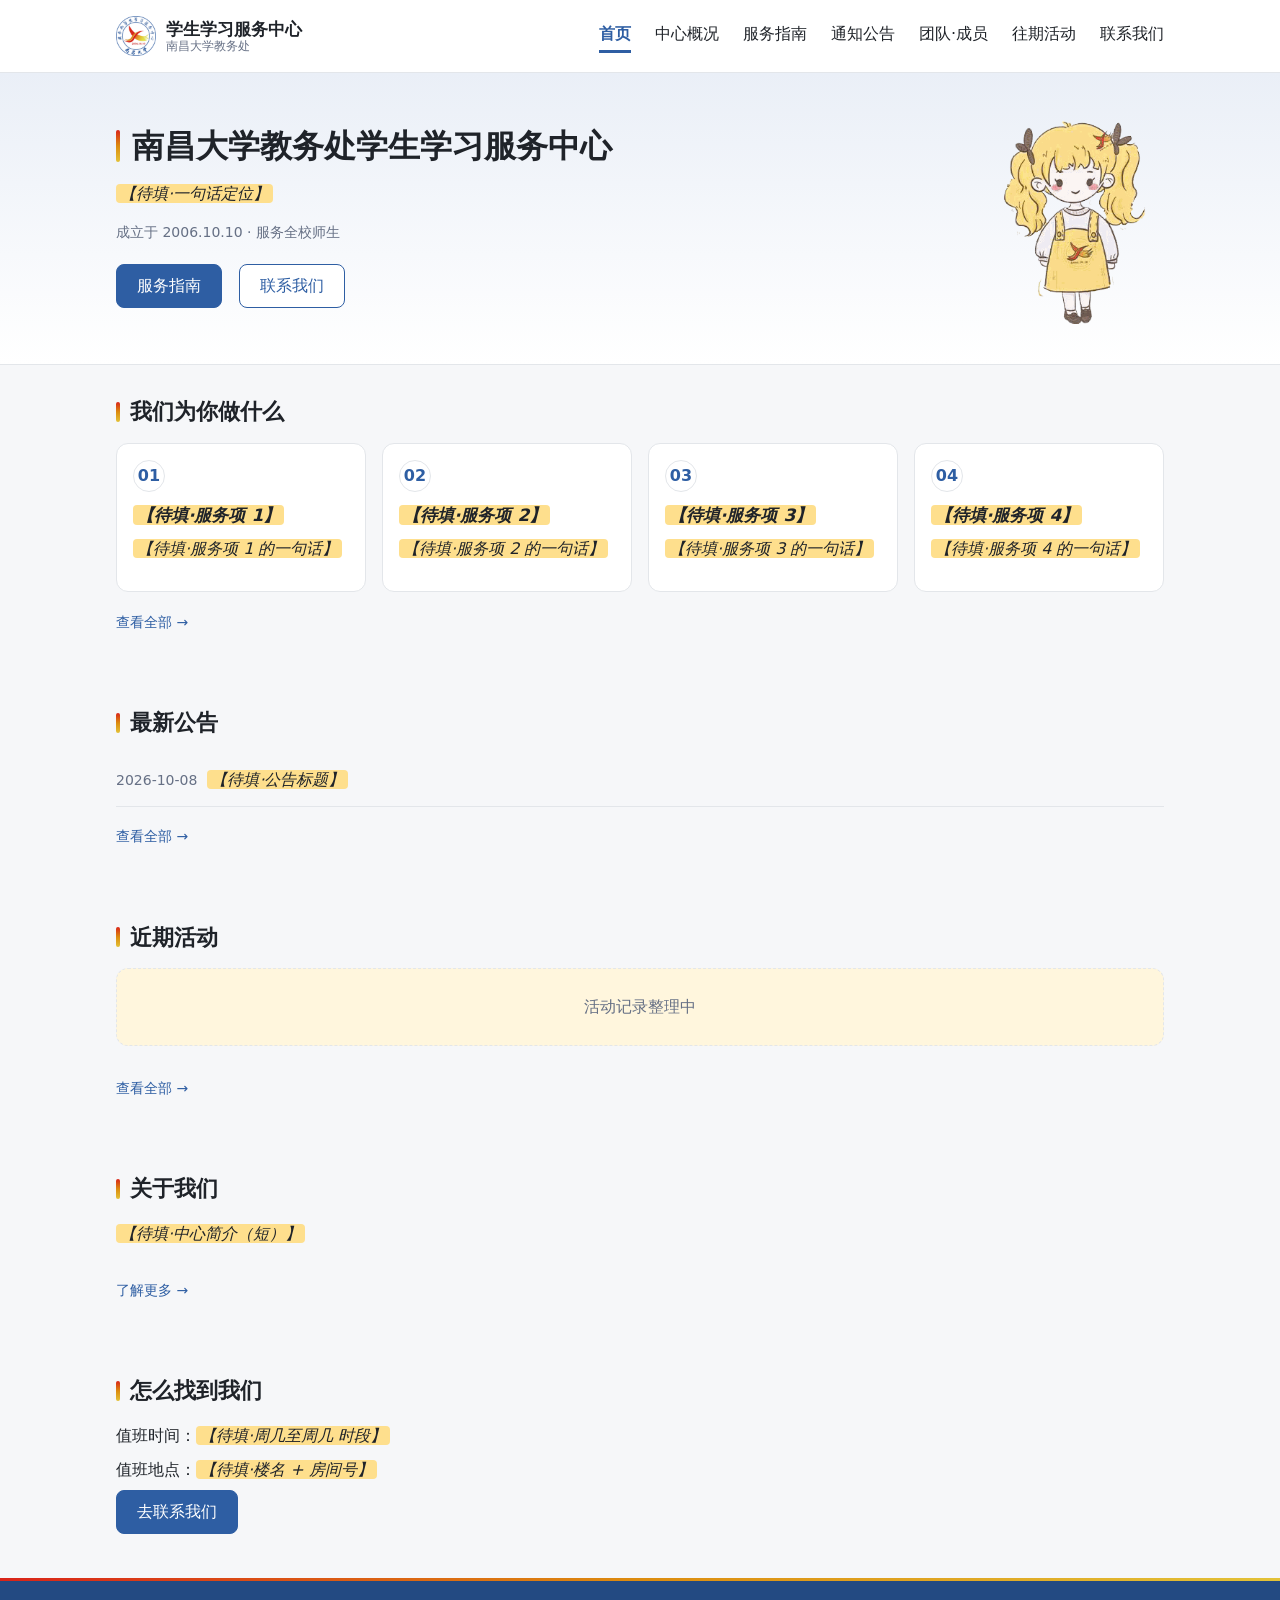
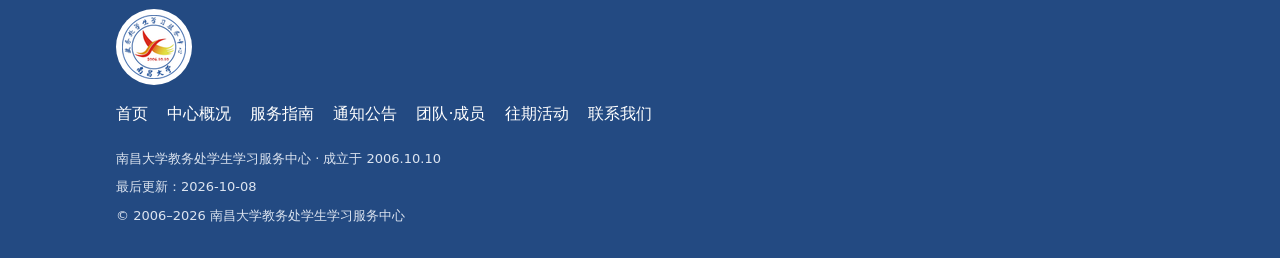
<file: index.html>
<!doctype html>
<html lang="zh-CN">
<head>
<!-- COMMON:HEAD BEGIN -->
<meta charset="utf-8">
<meta name="viewport" content="width=device-width, initial-scale=1">
<meta name="theme-color" content="#2E5EA3">
<meta name="format-detection" content="telephone=no">
<meta name="robots" content="noindex">
<link rel="icon" href="assets/img/favicon.ico" sizes="any">
<link rel="icon" type="image/png" sizes="32x32" href="assets/img/favicon-32.png">
<link rel="apple-touch-icon" href="assets/img/apple-touch-icon.png">
<link rel="manifest" href="manifest.json">
<link rel="stylesheet" href="assets/css/site.css?v=20261008">
<meta property="og:site_name" content="南昌大学教务处学生学习服务中心">
<meta property="og:locale" content="zh_CN">
<meta property="og:image" content="https://ncu-xuefu.github.io/assets/img/og-cover.png">
<meta property="og:image:width" content="1200">
<meta property="og:image:height" content="630">
<meta property="og:image:alt" content="南昌大学教务处学生学习服务中心">
<noscript><style>.nav-toggle{display:none}.head-inner{height:auto;flex-wrap:wrap;padding-top:10px;padding-bottom:10px}.site-nav{display:block;position:static;flex-basis:100%}</style></noscript>
<!-- COMMON:HEAD END -->
<title>南昌大学教务处学生学习服务中心</title>
<meta name="description" content="南昌大学教务处学生学习服务中心的对外门户。中心成立于 2006 年 10 月 10 日，隶属南昌大学教务处，面向全校师生提供服务。在这里了解我们的服务范围、最新公告与往期活动。">
<meta property="og:title" content="南昌大学教务处学生学习服务中心">
<meta property="og:description" content="南昌大学教务处学生学习服务中心的对外门户。中心成立于 2006 年 10 月 10 日，隶属南昌大学教务处，面向全校师生提供服务。在这里了解我们的服务范围、最新公告与往期活动。">
<meta property="og:url" content="https://ncu-xuefu.github.io/index.html">
<meta property="og:type" content="website">
</head>
<body>
<!-- COMMON:NAV BEGIN -->
<a class="skip-link" href="#main">跳到主内容</a>
<header class="site-head">
  <div class="wrap head-inner">
    <a class="brand" href="index.html">
      <img class="brand-mark" src="assets/img/logo-emblem-120.png" width="40" height="40" alt="">
      <span class="brand-text"><span class="brand-name">学生学习服务中心</span><span class="brand-sub">南昌大学教务处</span></span>
    </a>
    <button class="nav-toggle" type="button" aria-expanded="false" aria-controls="site-nav" aria-label="打开菜单"><span class="bars" aria-hidden="true"></span></button>
    <nav class="site-nav" id="site-nav" aria-label="主导航">
      <ul class="nav-list">
        <li><a href="index.html" aria-current="page">首页</a></li>
        <li><a href="about.html">中心概况</a></li>
        <li><a href="services.html">服务指南</a></li>
        <li><a href="notices.html">通知公告</a></li>
        <li><a href="team.html">团队·成员</a></li>
        <li><a href="activities.html">往期活动</a></li>
        <li><a href="contact.html">联系我们</a></li>
      </ul>
    </nav>
  </div>
</header>
<div class="nav-scrim" hidden></div>
<!-- COMMON:NAV END -->
<main id="main">
  <!-- SECTION:hero -->
  <div class="hero">
    <div class="wrap hero-inner">
      <div class="hero-text">
        <h1>南昌大学教务处学生学习服务中心</h1>
        <p class="hero-lead"><span class="ph" data-ph="A1">【待填·一句话定位】</span></p>
        <p class="hero-meta">成立于 2006.10.10 · 服务全校师生</p>
        <p class="hero-actions">
          <a class="btn btn-primary" href="services.html">服务指南</a>
          <a class="btn btn-ghost" href="contact.html">联系我们</a>
        </p>
      </div>
      <img class="hero-mascot" src="assets/img/mascot-girl.png" width="222" height="282" alt="学服吉祥物" loading="eager" decoding="async">
    </div>
  </div>

  <!-- SECTION:services -->
  <section class="sec">
    <div class="wrap">
      <h2>我们为你做什么</h2>
      <!-- SYNC:SERVICES-CARDS BEGIN -->
      <div class="cards">
        <article class="card">
          <p class="num">01</p>
          <h3><span class="ph" data-ph="A3">【待填·服务项 1】</span></h3>
          <p><span class="ph" data-ph="A3">【待填·服务项 1 的一句话】</span></p>
        </article>
        <article class="card">
          <p class="num">02</p>
          <h3><span class="ph" data-ph="A3">【待填·服务项 2】</span></h3>
          <p><span class="ph" data-ph="A3">【待填·服务项 2 的一句话】</span></p>
        </article>
        <article class="card">
          <p class="num">03</p>
          <h3><span class="ph" data-ph="A3">【待填·服务项 3】</span></h3>
          <p><span class="ph" data-ph="A3">【待填·服务项 3 的一句话】</span></p>
        </article>
        <article class="card">
          <p class="num">04</p>
          <h3><span class="ph" data-ph="A3">【待填·服务项 4】</span></h3>
          <p><span class="ph" data-ph="A3">【待填·服务项 4 的一句话】</span></p>
        </article>
      </div>
      <!-- SYNC:SERVICES-CARDS END -->
      <a class="sec-more" href="services.html">查看全部 →</a>
    </div>
  </section>

  <!-- SECTION:notices -->
  <section class="sec">
    <div class="wrap">
      <h2>最新公告</h2>
      <ul class="home-list">
        <li><a href="notices.html#n-20261008-welcome"><time datetime="2026-10-08">2026-10-08</time><span class="ph" data-ph="A12">【待填·公告标题】</span></a></li>
      </ul>
      <a class="sec-more" href="notices.html">查看全部 →</a>
    </div>
  </section>

  <!-- SECTION:activities -->
  <section class="sec">
    <div class="wrap">
      <h2>近期活动</h2>
      <p class="empty">活动记录整理中</p>
      <a class="sec-more" href="activities.html">查看全部 →</a>
    </div>
  </section>

  <!-- SECTION:about-brief -->
  <section class="sec">
    <div class="wrap">
      <h2>关于我们</h2>
      <p><span class="ph" data-ph="A1">【待填·中心简介（短）】</span></p>
      <a class="sec-more" href="about.html">了解更多 →</a>
    </div>
  </section>

  <!-- SECTION:quick-contact -->
  <section class="sec">
    <div class="wrap">
      <h2>怎么找到我们</h2>
      <!-- SYNC:OFFICE-HOURS BEGIN -->
      <p class="oh-line">值班时间：<span class="ph" data-ph="A5">【待填·周几至周几 时段】</span></p>
      <p class="oh-line">值班地点：<span class="ph" data-ph="A5">【待填·楼名 + 房间号】</span></p>
      <!-- SYNC:OFFICE-HOURS END -->
      <p><a class="btn btn-primary" href="contact.html">去联系我们</a></p>
    </div>
  </section>
</main>
<!-- COMMON:FOOT BEGIN -->
<footer class="site-foot">
  <div class="wrap foot-inner">
    <p class="foot-brand"><span class="foot-logo"><img src="assets/img/logo-emblem-64.png" width="64" height="64" alt=""></span></p>
    <nav class="foot-nav" aria-label="页脚导航">
      <ul>
        <li><a href="index.html">首页</a></li>
        <li><a href="about.html">中心概况</a></li>
        <li><a href="services.html">服务指南</a></li>
        <li><a href="notices.html">通知公告</a></li>
        <li><a href="team.html">团队·成员</a></li>
        <li><a href="activities.html">往期活动</a></li>
        <li><a href="contact.html">联系我们</a></li>
      </ul>
    </nav>
    <p class="foot-meta">南昌大学教务处学生学习服务中心 · 成立于 2006.10.10</p>
    <p class="foot-meta">最后更新：<time datetime="2026-10-08">2026-10-08</time></p>
    <p class="foot-meta">© 2006–<span id="foot-year">2026</span> 南昌大学教务处学生学习服务中心</p>
  </div>
</footer>
<!-- COMMON:FOOT END -->
<script src="assets/js/site.js?v=20261008" defer></script>
</body>
</html>
</file>
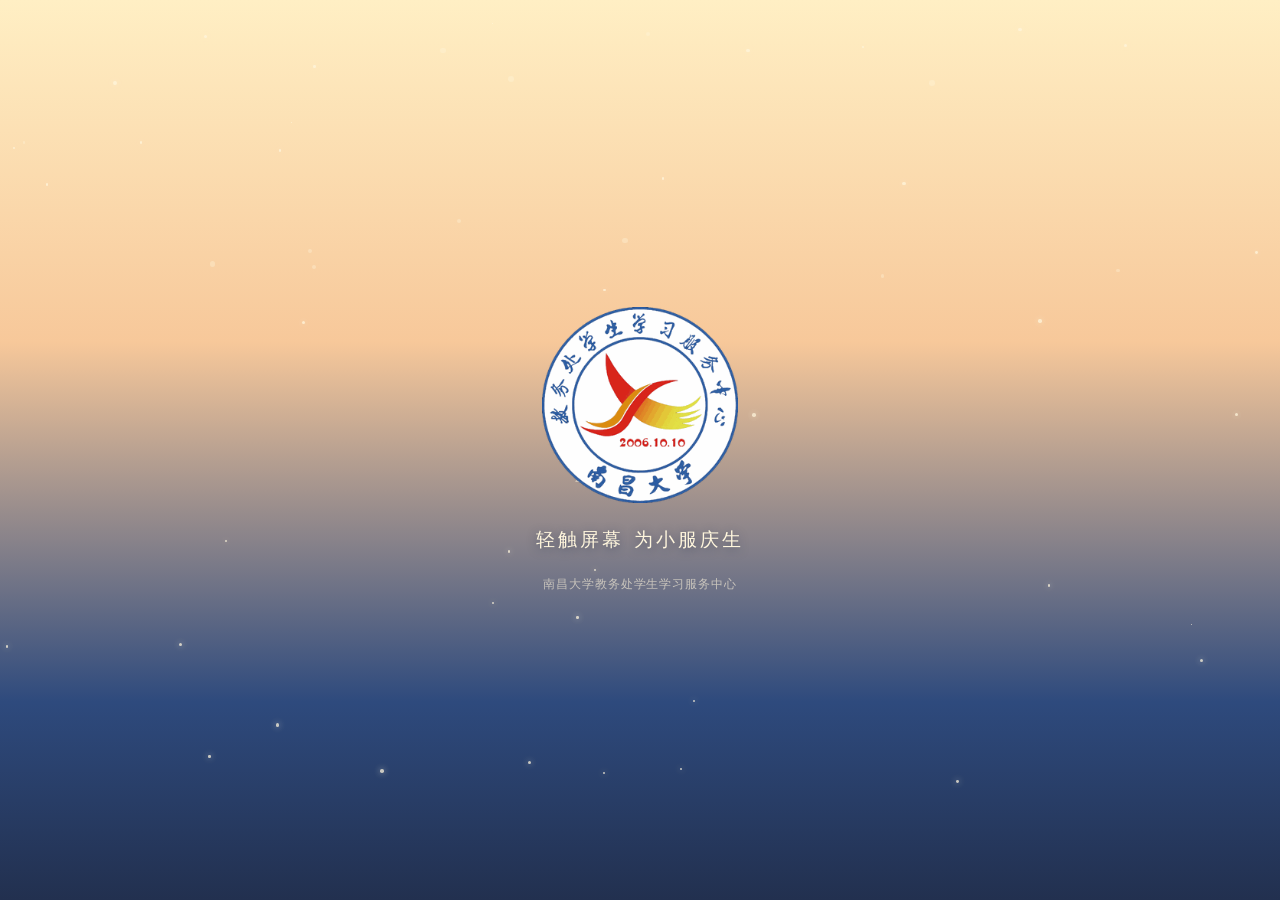
<file: blessing-wall/index.html>
<!doctype html>
<html lang="zh-CN">
<head>
<meta name="xf-snapshot" content="1">
<meta name="description" content="小服的 20 岁祝福墙 -- 收藏版">

<meta charset="utf-8">
<meta name="viewport" content="width=device-width, initial-scale=1, viewport-fit=cover, user-scalable=no">
<meta name="theme-color" content="#2E4A7D">
<title>小服 20 岁生日快乐</title>
<link rel="icon" href="assets/img/logo-256.png?v=20261009al">
<link rel="stylesheet" href="assets/css/app.css?v=20261009al">
<link rel="stylesheet" href="assets/css/scenes.css?v=20261009al">
</head>
<body>
<div id="app">

  <div id="sky" aria-hidden="true">
    <div class="stars" id="stars"></div>
    <div class="year-egg" id="year-egg">2006 → 2026</div>
    <div class="deco" id="deco"></div>
  </div>

  <div id="stage">

    <!-- ── 0 gate ───────────────────────────────────────────── -->
    <section id="scene-gate" class="scene" role="button" tabindex="0" aria-label="轻触屏幕 为小服庆生">
      <img class="emblem emblem-big" src="assets/img/logo-256.png?v=20261009al" alt="学生学习服务中心会徽" draggable="false">
      <p class="gate-hint">轻触屏幕 为小服庆生</p>
      <p class="gate-brand">南昌大学教务处学生学习服务中心</p>
    </section>

    <!-- ── 1 intro ──────────────────────────────────────────── -->
    <section id="scene-intro" class="scene off" aria-hidden="true">
      <svg class="intro-svg" viewBox="0 0 400 620" preserveAspectRatio="xMidYMid meet" aria-hidden="true">
        <defs>
          <pattern id="i-dots" width="16" height="16" patternUnits="userSpaceOnUse">
            <rect width="16" height="16" fill="#FE926D"></rect>
            <circle cx="4" cy="4" r="2.1" fill="#FFF6DD"></circle>
            <circle cx="12" cy="12" r="1.7" fill="#FEDF8D"></circle>
          </pattern>
          <pattern id="i-stripe" width="14" height="14" patternUnits="userSpaceOnUse" patternTransform="rotate(-38)">
            <rect width="14" height="14" fill="#FEDF8D"></rect>
            <rect width="6" height="14" fill="#FE926D"></rect>
          </pattern>
          <linearGradient id="i-gold" x1="0" y1="0" x2="0" y2="1">
            <stop offset="0" stop-color="#FFE9A6"></stop>
            <stop offset="1" stop-color="#E8A93C"></stop>
          </linearGradient>
          <linearGradient id="i-balloon-a" x1="0" y1="0" x2="0" y2="1">
            <stop offset="0" stop-color="#FE926D"></stop><stop offset="1" stop-color="#E8674A"></stop>
          </linearGradient>
          <linearGradient id="i-balloon-b" x1="0" y1="0" x2="0" y2="1">
            <stop offset="0" stop-color="#FEDF8D"></stop><stop offset="1" stop-color="#F2BE55"></stop>
          </linearGradient>
          <linearGradient id="i-balloon-c" x1="0" y1="0" x2="0" y2="1">
            <stop offset="0" stop-color="#8FB6E4"></stop><stop offset="1" stop-color="#2E5EA3"></stop>
          </linearGradient>
        </defs>

        <!-- 气球与放射装饰整体右移 20：画布从 360 加宽到 400 后，这样才仍以 "20th" 为中心 -->
        <g transform="translate(20,0)">
          <g class="balloons">
            <g class="balloon b1"><ellipse cx="46" cy="330" rx="15" ry="19" fill="url(#i-balloon-a)"></ellipse><path d="M46 349 l4 6 h-8 z" fill="#E8674A"></path><path d="M46 355 q6 20 -2 40" stroke="#FFF6DD" stroke-width="1.4" fill="none"></path></g>
            <g class="balloon b2"><ellipse cx="92" cy="380" rx="13" ry="17" fill="url(#i-balloon-b)"></ellipse><path d="M92 397 l4 6 h-8 z" fill="#F2BE55"></path><path d="M92 403 q-6 18 2 36" stroke="#FFF6DD" stroke-width="1.4" fill="none"></path></g>
            <g class="balloon b3"><ellipse cx="150" cy="352" rx="14" ry="18" fill="url(#i-balloon-c)"></ellipse><path d="M150 370 l4 6 h-8 z" fill="#2E5EA3"></path><path d="M150 376 q7 19 -1 38" stroke="#FFF6DD" stroke-width="1.4" fill="none"></path></g>
            <g class="balloon b4"><ellipse cx="212" cy="392" rx="13" ry="17" fill="url(#i-balloon-a)"></ellipse><path d="M212 409 l4 6 h-8 z" fill="#E8674A"></path><path d="M212 415 q-5 17 3 34" stroke="#FFF6DD" stroke-width="1.4" fill="none"></path></g>
            <g class="balloon b5"><ellipse cx="266" cy="344" rx="15" ry="19" fill="url(#i-balloon-b)"></ellipse><path d="M266 363 l4 6 h-8 z" fill="#F2BE55"></path><path d="M266 369 q6 20 -2 40" stroke="#FFF6DD" stroke-width="1.4" fill="none"></path></g>
            <g class="balloon b6"><ellipse cx="318" cy="386" rx="13" ry="17" fill="url(#i-balloon-c)"></ellipse><path d="M318 403 l4 6 h-8 z" fill="#2E5EA3"></path><path d="M318 409 q-7 18 1 36" stroke="#FFF6DD" stroke-width="1.4" fill="none"></path></g>
            <g class="balloon b7"><ellipse cx="70" cy="432" rx="12" ry="16" fill="url(#i-balloon-a)"></ellipse><path d="M70 448 l3 5 h-6 z" fill="#E8674A"></path></g>
            <g class="balloon b8"><ellipse cx="292" cy="440" rx="12" ry="16" fill="url(#i-balloon-b)"></ellipse><path d="M292 456 l3 5 h-6 z" fill="#F2BE55"></path></g>
          </g>
          <g class="rays">
            <g class="ray r1"><rect x="18" y="196" width="34" height="7" rx="3.5" fill="#FE926D" transform="rotate(-28 35 199)"></rect></g>
            <g class="ray r2"><rect x="306" y="168" width="34" height="7" rx="3.5" fill="#2E5EA3" transform="rotate(24 323 171)"></rect></g>
            <g class="ray r3"><path d="M40 268 l5 13 13 5 -13 5 -5 13 -5 -13 -13 -5 13 -5 z" fill="url(#i-gold)" stroke="#794D44" stroke-width="1.6"></path></g>
            <g class="ray r4"><path d="M322 250 l5 13 13 5 -13 5 -5 13 -5 -13 -13 -5 13 -5 z" fill="url(#i-gold)" stroke="#794D44" stroke-width="1.6"></path></g>
            <g class="ray r5"><rect x="20" y="392" width="30" height="6" rx="3" fill="#FEDF8D" transform="rotate(22 35 395)"></rect></g>
            <g class="ray r6"><rect x="310" y="404" width="30" height="6" rx="3" fill="#FE926D" transform="rotate(-18 325 407)"></rect></g>
            <g class="ray r7"><circle cx="34" cy="330" r="4.5" fill="#FE926D"></circle></g>
            <g class="ray r8"><circle cx="330" cy="322" r="4.5" fill="#FEDF8D"></circle></g>
            <g class="ray r9"><circle cx="120" cy="150" r="3.5" fill="#2E5EA3"></circle></g>
            <g class="ray r10"><circle cx="248" cy="140" r="3.5" fill="#FE926D"></circle></g>
          </g>
        </g>

        <!-- 20th：重排过。旧版 t 的横笔是 45 度斜杠、且 t 竖笔与 h 竖笔只隔 20 而笔画宽 13，糊成一团；
             旧版画布 360 也不够 th 站脚（0 的粗环外沿正好顶到 t 起笔）。 -->
        <g class="twenty">
          <g class="num n2">
            <path d="M40 226 Q40 170 90 170 Q140 170 140 220 Q140 252 90 280 L42 306 L142 306"
                  fill="none" stroke="#794D44" stroke-width="36" stroke-linecap="round" stroke-linejoin="round"></path>
            <path d="M40 226 Q40 170 90 170 Q140 170 140 220 Q140 252 90 280 L42 306 L142 306"
                  fill="none" stroke="url(#i-dots)" stroke-width="27" stroke-linecap="round" stroke-linejoin="round"></path>
          </g>
          <g class="num n0">
            <ellipse cx="230" cy="240" rx="48" ry="64" fill="none" stroke="#794D44" stroke-width="36"></ellipse>
            <ellipse cx="230" cy="240" rx="48" ry="64" fill="none" stroke="url(#i-stripe)" stroke-width="27"></ellipse>
          </g>
          <g class="num nth">
            <path d="M320 232 L320 306" fill="none" stroke="#794D44" stroke-width="9" stroke-linecap="round"></path>
            <path d="M310 252 L330 252" fill="none" stroke="#794D44" stroke-width="9" stroke-linecap="round"></path>
            <path d="M346 220 L346 306" fill="none" stroke="#794D44" stroke-width="9" stroke-linecap="round"></path>
            <path d="M368 262 L368 306" fill="none" stroke="#794D44" stroke-width="9" stroke-linecap="round"></path>
            <path d="M346 266 Q357 246 368 266" fill="none" stroke="#794D44" stroke-width="9" stroke-linecap="round" stroke-linejoin="round"></path>
          </g>
          <g class="crown">
            <path d="M192 172 L204 128 L218 154 L230 114 L244 154 L258 128 L270 172 Z"
                  fill="url(#i-gold)" stroke="#794D44" stroke-width="4" stroke-linejoin="round"></path>
            <rect x="190" y="168" width="82" height="10" rx="5" fill="url(#i-gold)" stroke="#794D44" stroke-width="3"></rect>
          </g>
        </g>
      </svg>
      <p class="intro-sub">生日快乐 · 2006→2026</p>
    </section>

    <!-- ── 2 wishScene ──────────────────────────────────────── -->
    <section id="scene-wish" class="scene off" aria-hidden="true">
      <div class="wish-stage">
        <div class="figures">
          <div class="figure fig-girl" id="fig-girl">
            <svg class="hat" viewBox="0 0 100 135" aria-hidden="true">
              <defs><linearGradient id="h-girl" x1="0" y1="0" x2="0" y2="1">
                <stop offset="0" stop-color="#FFF6DD"></stop><stop offset="1" stop-color="#FE926D"></stop></linearGradient></defs>
              <path d="M2 132 L50 14 L98 132 Z" fill="url(#h-girl)" stroke="#794D44" stroke-width="5" stroke-linejoin="round"></path>
              <path d="M20 104 L44 40" stroke="#FFF6DD" stroke-width="7" opacity="0.75"></path>
              <path d="M36 121 L62 55" stroke="#FFF6DD" stroke-width="7" opacity="0.6"></path>
              <circle cx="50" cy="12" r="11" fill="#FEDF8D" stroke="#794D44" stroke-width="4"></circle>
            </svg>
            <img class="sprite open" src="assets/img/girl@4x.png?v=20261009al" alt="小服女生形象" draggable="false">
          </div>
          <svg class="cake-svg" viewBox="0 0 240 210" aria-hidden="true">
          <defs>
          <linearGradient id="c-candle" x1="0" y1="0" x2="0" y2="1">
          <stop offset="0" stop-color="#FEDF8D"></stop><stop offset="1" stop-color="#FE926D"></stop>
          </linearGradient>
          <radialGradient id="c-flame">
          <stop offset="0" stop-color="#FFF9D8"></stop>
          <stop offset="0.55" stop-color="#FFD75E"></stop>
          <stop offset="1" stop-color="#FE926D" stop-opacity="0.15"></stop>
          </radialGradient>
          </defs>
          <!-- glow behind the cake -->
          <ellipse class="cake-glow" cx="120" cy="150" rx="118" ry="52" fill="#FFE9A6" opacity="0.5"></ellipse>
          <!-- candles :: the "20" that runs through the whole show -->
          <g class="candles">
          <g class="candle">
          <g class="flame"><ellipse cx="104" cy="26" rx="9" ry="14" fill="url(#c-flame)"></ellipse><ellipse cx="104" cy="29" rx="4" ry="8" fill="#FFF9D8"></ellipse></g>
          <path d="M96 46 h16 v28 h-16 z" fill="url(#c-candle)" stroke="#794D44" stroke-width="2.4"></path>
          <path d="M104 46 v28 M96 54 h16" stroke="#794D44" stroke-width="1.4" opacity="0.45"></path>
          </g>
          <g class="candle">
          <g class="flame"><ellipse cx="136" cy="26" rx="9" ry="14" fill="url(#c-flame)"></ellipse><ellipse cx="136" cy="29" rx="4" ry="8" fill="#FFF9D8"></ellipse></g>
          <path d="M128 46 h16 v28 h-16 z" fill="url(#c-candle)" stroke="#794D44" stroke-width="2.4"></path>
          <path d="M136 46 v28 M128 54 h16" stroke="#794D44" stroke-width="1.4" opacity="0.45"></path>
          </g>
          </g>
          <!-- upper tier -->
          <path d="M66 74 h108 v30 h-108 z" fill="#FEDF8D" stroke="#794D44" stroke-width="3"></path>
          <path d="M62 78 q10 -12 20 0 q10 -12 20 0 q10 -12 20 0 q10 -12 20 0 q10 -12 20 0 q10 -12 18 0 v10 h-118 z"
          fill="#FFF6DD" stroke="#794D44" stroke-width="3"></path>
          <circle cx="80" cy="92" r="3.4" fill="#FE926D"></circle><circle cx="120" cy="90" r="3.4" fill="#FE926D"></circle><circle cx="160" cy="92" r="3.4" fill="#FE926D"></circle>
          <!-- lower tier -->
          <path d="M48 104 h144 v74 q0 8 -8 8 h-128 q-8 0 -8 -8 z" fill="#FEDF8D" stroke="#794D44" stroke-width="3"></path>
          <path d="M44 108 q11 -13 22 0 q11 -13 22 0 q11 -13 22 0 q11 -13 22 0 q11 -13 22 0 q11 -13 22 0 q11 -13 16 0 v12 h-148 z"
          fill="#FFF6DD" stroke="#794D44" stroke-width="3"></path>
          <circle cx="70" cy="126" r="4" fill="#FE926D"></circle><circle cx="106" cy="122" r="4" fill="#FE926D"></circle>
          <circle cx="146" cy="126" r="4" fill="#FE926D"></circle><circle cx="176" cy="122" r="4" fill="#FE926D"></circle>
          <path d="M76 150 q44 16 88 0" fill="none" stroke="#794D44" stroke-width="2" opacity="0.4"></path>
          <ellipse cx="120" cy="186" rx="76" ry="7" fill="#794D44" opacity="0.12"></ellipse>
          </svg>
          <div class="figure fig-boy" id="fig-boy">
            <svg class="hat" viewBox="0 0 100 135" aria-hidden="true">
              <defs><linearGradient id="h-boy" x1="0" y1="0" x2="0" y2="1">
                <stop offset="0" stop-color="#FFF6DD"></stop><stop offset="1" stop-color="#FE926D"></stop></linearGradient></defs>
              <path d="M2 132 L50 14 L98 132 Z" fill="url(#h-boy)" stroke="#794D44" stroke-width="5" stroke-linejoin="round"></path>
              <path d="M20 104 L44 40" stroke="#FFF6DD" stroke-width="7" opacity="0.75"></path>
              <path d="M36 121 L62 55" stroke="#FFF6DD" stroke-width="7" opacity="0.6"></path>
              <circle cx="50" cy="12" r="11" fill="#FEDF8D" stroke="#794D44" stroke-width="4"></circle>
            </svg>
            <img class="sprite open" src="assets/img/boy@4x.png?v=20261009al" alt="小服男生形象" draggable="false">
          </div>
        </div>
      </div>
      <div class="warm-light" aria-hidden="true"></div>
      <div class="hat-sparkles" id="hat-sparkles" aria-hidden="true"></div>
    </section>

    <!-- ── 3 compose ────────────────────────────────────────── -->
    <section id="scene-compose" class="scene off" aria-hidden="true">
      <div class="dialog" id="compose-dialog">
        <p class="dialog-title">在下面写下你对小服的祝福吧</p>
        <textarea id="compose-input" rows="4" enterkeyhint="send" placeholder="写点什么吧，小服在听…"></textarea>
        <div class="dialog-meta">
          <label class="name-row" for="compose-name">署名（选填）：
            <input id="compose-name" type="text" autocomplete="off" placeholder="匿名">
          </label>
          <span id="compose-count" class="count">0/120</span>
        </div>
        <button id="compose-submit" class="btn-primary" type="button">送给小服</button>
      </div>
    </section>

    <!-- ── 5 wall ───────────────────────────────────────────── -->
    <section id="scene-wall" class="scene off" aria-hidden="true">
      <header class="wall-head">
        <img id="wall-emblem" class="emblem emblem-sm" src="assets/img/logo-96.png?v=20261009al" alt="会徽" draggable="false">
        <h1 class="wall-title">小服的 20 岁祝福墙</h1>
      </header>
      <div id="wall-tracks">
        <div class="track" data-track="0"></div>
        <div class="track" data-track="1"></div>
        <div class="track" data-track="2"></div>
        <div class="track" data-track="3"></div>
      </div>
      <div class="wall-foot">
        <button id="btn-write-more" class="btn-ghost" type="button">再写一条祝福</button>
        <button id="btn-back-wish" class="btn-ghost" type="button">回到许愿场</button>
      </div>
      <div id="undo-bar" class="undo-bar off">
        <span id="undo-text"></span>
        <button id="btn-undo" class="btn-ghost" type="button"></button>
      </div>
      <div id="share-wrap" class="share-wrap off" hidden>
        <div class="share-head">
          <span>我的祝福卡</span>
          <button id="share-close" class="share-close" type="button" aria-label="关闭">×</button>
        </div>
        <img id="share-img" alt="我的祝福卡">
        <p id="share-hint" class="share-hint">长按图片保存到相册</p>
      </div>
    </section>
  </div>

  <div id="fx-layer" aria-hidden="true">
    <div id="rise-trail" class="rise-trail"></div>
    <div id="rise-note" class="rise-note"></div>
  </div>

  <canvas id="fx" aria-hidden="true"></canvas>

  <div id="ui-top">
    <button id="btn-skip" class="pill off" type="button">跳过</button>
    <button id="btn-sound" class="icon-btn" type="button" aria-label="声音开关"><span class="sound-on">♪</span><span class="sound-off">♪̸</span></button>
  </div>

  <div id="wall-modal" class="modal off" role="dialog" aria-modal="true" aria-label="看看别人对小服的祝福吧">
    <div class="modal-card">
      <p class="modal-text">看看别人对小服的祝福吧</p>
      <button id="btn-wall-go" class="btn-primary" type="button">看看</button>
    </div>
  </div>

  <div id="pause-card" class="modal off" role="dialog" aria-modal="true" aria-label="祝福">
    <div class="modal-card pause-card">
      <p class="pause-name" id="pause-name"></p>
      <p class="pause-time" id="pause-time"></p>
      <p class="pause-text" id="pause-text"></p>
      <div class="pause-actions">
        <button id="btn-pause-delete" class="btn-ghost off" type="button">删除</button>
        <button id="btn-pause-close" class="btn-ghost" type="button">关闭</button>
      </div>
    </div>
  </div>

  <div id="admin-modal" class="modal off" role="dialog" aria-modal="true" aria-label="管理">
    <div class="modal-card">
      <p class="modal-text">管理</p>
      <input id="admin-token" type="password" autocomplete="off" autocapitalize="off" autocorrect="off" spellcheck="false" placeholder="口令">
      <div class="admin-actions">
        <button id="btn-admin-ok" class="btn-primary" type="button">确定</button>
        <button id="btn-admin-freeze" class="btn-ghost" type="button">冻结提交</button>
        <button id="btn-admin-thaw" class="btn-ghost" type="button">恢复提交</button>
      </div>
      <p class="admin-msg" id="admin-msg"></p>
      <button id="btn-admin-close" class="btn-ghost" type="button">关闭</button>
    </div>
  </div>

  <div id="toast" class="toast off" role="status"></div>
</div>

<!-- confetti is a CommonJS bundle: it takes `module` as an argument, so as a classic script the
     final line throws ReferenceError and nothing is ever exported. These three lines are the fix.
     Order is a hard constraint (E40) and a CSP sha256 whitelists exactly these bodies (E4). -->
<script>window.module = { exports: {} };</script>
<script src="assets/vendor/confetti.js?v=20261009al"></script>
<script>window.confetti = window.module.exports; delete window.module;</script>

<script src="assets/js/sprites.js?v=20261009al"></script>
<script src="assets/js/01-core.js?v=20261009al"></script>
<script src="assets/js/02-ui.js?v=20261009al"></script>
<script src="assets/js/03-store.js?v=20261009al"></script>
<script src="assets/js/04-fx.js?v=20261009al"></script>
<script src="assets/js/05-confetti.js?v=20261009al"></script>
<script src="assets/js/06-audio.js?v=20261009al"></script>
<script src="assets/js/07-share.js?v=20261009al"></script>
<script src="assets/js/08-admin.js?v=20261009al"></script>
<script src="assets/js/09-app.js?v=20261009al"></script>
</body>
</html>
</file>
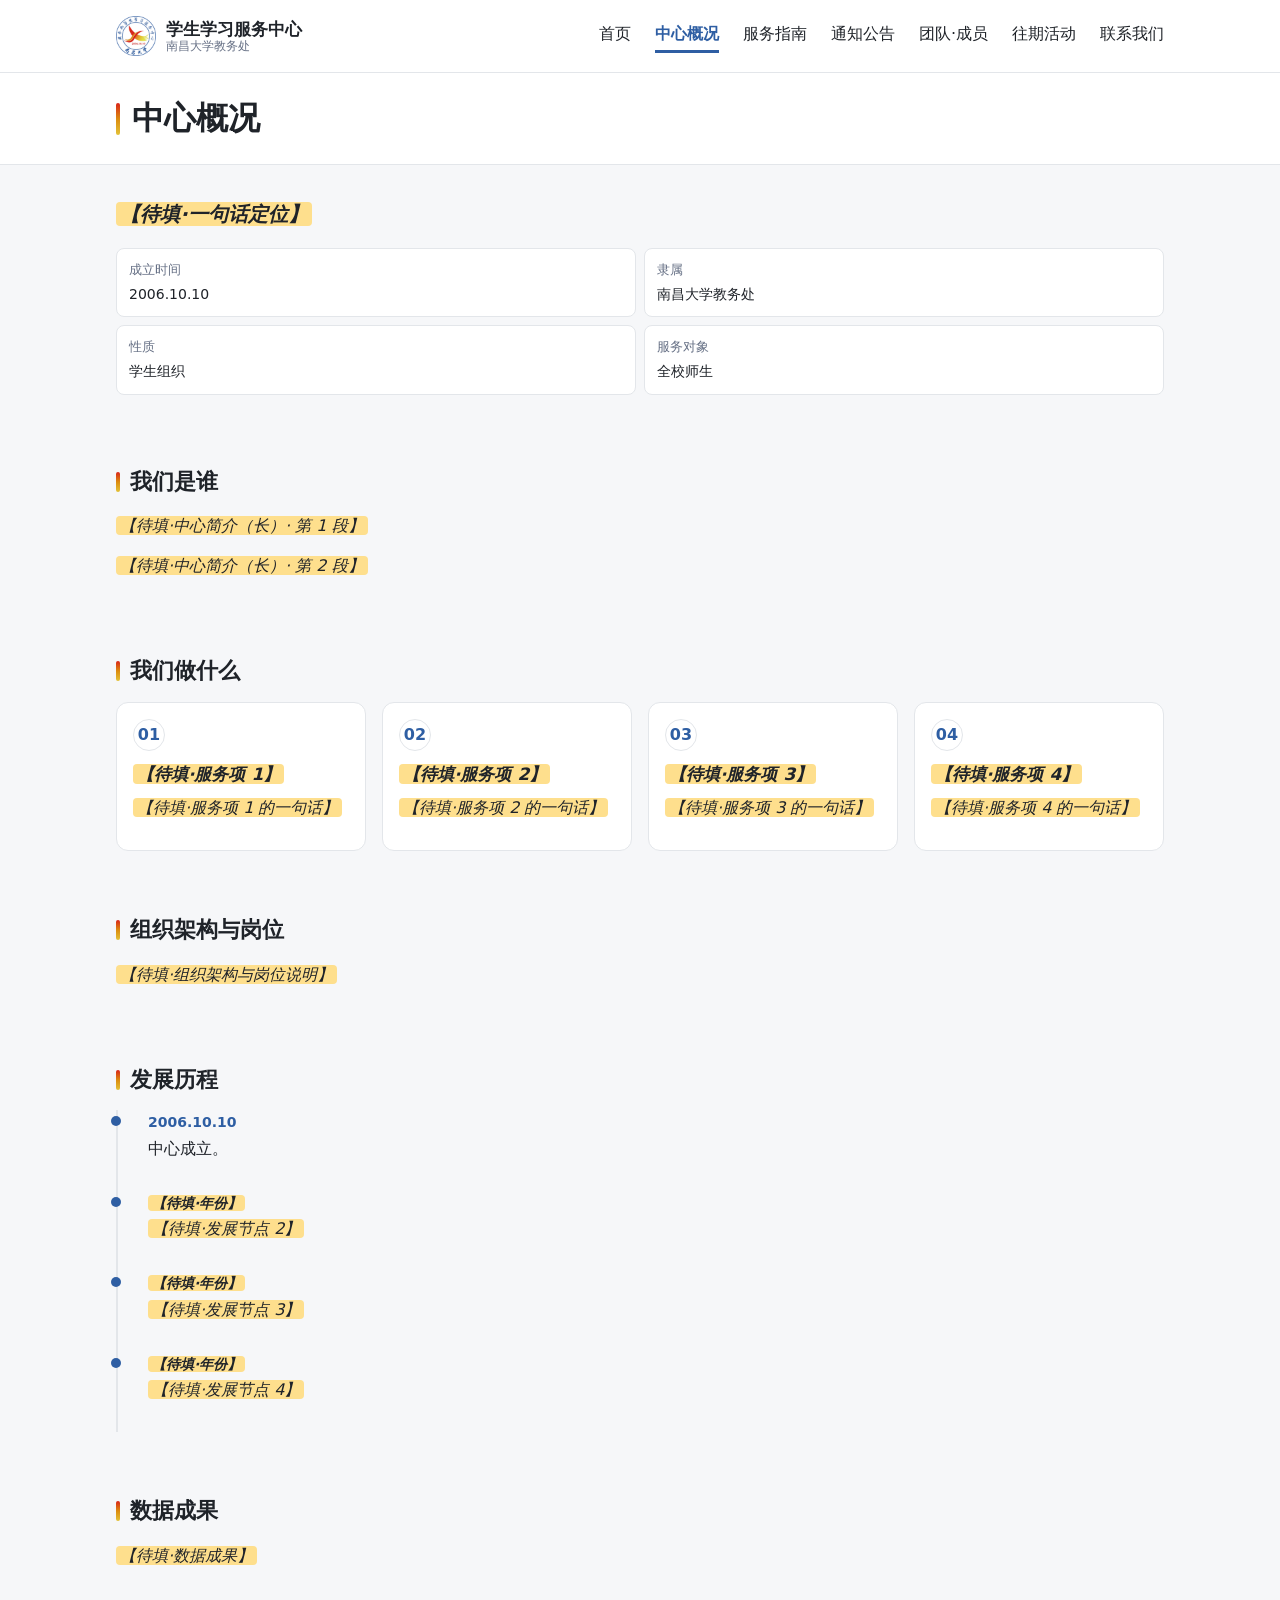
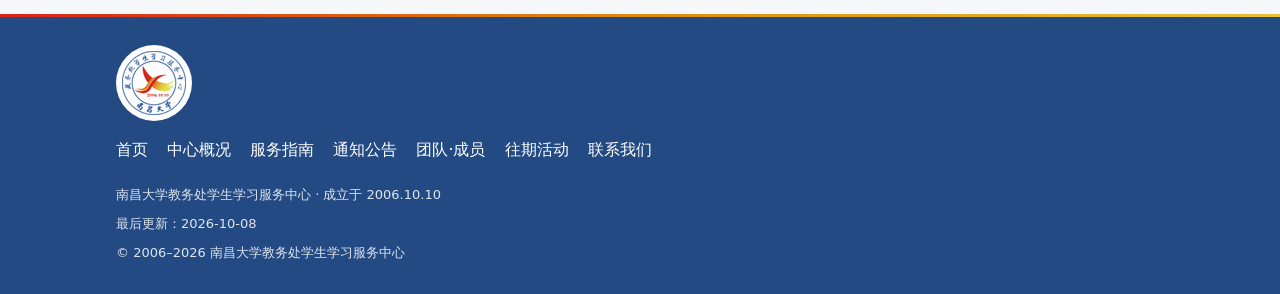
<file: about.html>
<!doctype html>
<html lang="zh-CN">
<head>
<!-- COMMON:HEAD BEGIN -->
<meta charset="utf-8">
<meta name="viewport" content="width=device-width, initial-scale=1">
<meta name="theme-color" content="#2E5EA3">
<meta name="format-detection" content="telephone=no">
<meta name="robots" content="noindex">
<link rel="icon" href="assets/img/favicon.ico" sizes="any">
<link rel="icon" type="image/png" sizes="32x32" href="assets/img/favicon-32.png">
<link rel="apple-touch-icon" href="assets/img/apple-touch-icon.png">
<link rel="manifest" href="manifest.json">
<link rel="stylesheet" href="assets/css/site.css?v=20261008">
<meta property="og:site_name" content="南昌大学教务处学生学习服务中心">
<meta property="og:locale" content="zh_CN">
<meta property="og:image" content="https://ncu-xuefu.github.io/assets/img/og-cover.png">
<meta property="og:image:width" content="1200">
<meta property="og:image:height" content="630">
<meta property="og:image:alt" content="南昌大学教务处学生学习服务中心">
<noscript><style>.nav-toggle{display:none}.head-inner{height:auto;flex-wrap:wrap;padding-top:10px;padding-bottom:10px}.site-nav{display:block;position:static;flex-basis:100%}</style></noscript>
<!-- COMMON:HEAD END -->
<title>中心概况 · 南昌大学教务处学生学习服务中心</title>
<meta name="description" content="南昌大学教务处学生学习服务中心成立于 2006.10.10，是隶属南昌大学教务处的学生组织，服务全校师生。这里介绍我们是谁、做什么、组织架构与发展历程。">
<meta property="og:title" content="中心概况 · 南昌大学教务处学生学习服务中心">
<meta property="og:description" content="南昌大学教务处学生学习服务中心成立于 2006.10.10，是隶属南昌大学教务处的学生组织，服务全校师生。这里介绍我们是谁、做什么、组织架构与发展历程。">
<meta property="og:url" content="https://ncu-xuefu.github.io/about.html">
<meta property="og:type" content="website">
</head>
<body>
<!-- COMMON:NAV BEGIN -->
<a class="skip-link" href="#main">跳到主内容</a>
<header class="site-head">
  <div class="wrap head-inner">
    <a class="brand" href="index.html">
      <img class="brand-mark" src="assets/img/logo-emblem-120.png" width="40" height="40" alt="">
      <span class="brand-text"><span class="brand-name">学生学习服务中心</span><span class="brand-sub">南昌大学教务处</span></span>
    </a>
    <button class="nav-toggle" type="button" aria-expanded="false" aria-controls="site-nav" aria-label="打开菜单"><span class="bars" aria-hidden="true"></span></button>
    <nav class="site-nav" id="site-nav" aria-label="主导航">
      <ul class="nav-list">
        <li><a href="index.html">首页</a></li>
        <li><a href="about.html" aria-current="page">中心概况</a></li>
        <li><a href="services.html">服务指南</a></li>
        <li><a href="notices.html">通知公告</a></li>
        <li><a href="team.html">团队·成员</a></li>
        <li><a href="activities.html">往期活动</a></li>
        <li><a href="contact.html">联系我们</a></li>
      </ul>
    </nav>
  </div>
</header>
<div class="nav-scrim" hidden></div>
<!-- COMMON:NAV END -->
<main id="main">
  <div class="pagehead"><div class="wrap"><h1>中心概况</h1></div></div>

  <!-- ② 一句话定位（大字） ③ 关键信息条 -->
  <section class="sec"><div class="wrap">
    <p class="about-lead"><span class="ph" data-ph="A1">【待填·一句话定位】</span></p>
    <ul class="facts">
      <li><b>成立时间</b>2006.10.10</li>
      <li><b>隶属</b>南昌大学教务处</li>
      <li><b>性质</b>学生组织</li>
      <li><b>服务对象</b>全校师生</li>
    </ul>
  </div></section>

  <!-- ④ 我们是谁（2 段，长简介） -->
  <section class="sec"><div class="wrap">
    <h2>我们是谁</h2>
    <p><span class="ph" data-ph="A2">【待填·中心简介（长）· 第 1 段】</span></p>
    <p><span class="ph" data-ph="A2">【待填·中心简介（长）· 第 2 段】</span></p>
  </div></section>

  <!-- ⑤ 我们做什么：与首页服务卡同源（SYNC: 同一块，E29） -->
  <section class="sec"><div class="wrap">
    <h2>我们做什么</h2>
    <!-- SYNC:SERVICES-CARDS BEGIN -->
    <div class="cards">
      <article class="card">
        <p class="num">01</p>
        <h3><span class="ph" data-ph="A3">【待填·服务项 1】</span></h3>
        <p><span class="ph" data-ph="A3">【待填·服务项 1 的一句话】</span></p>
      </article>
      <article class="card">
        <p class="num">02</p>
        <h3><span class="ph" data-ph="A3">【待填·服务项 2】</span></h3>
        <p><span class="ph" data-ph="A3">【待填·服务项 2 的一句话】</span></p>
      </article>
      <article class="card">
        <p class="num">03</p>
        <h3><span class="ph" data-ph="A3">【待填·服务项 3】</span></h3>
        <p><span class="ph" data-ph="A3">【待填·服务项 3 的一句话】</span></p>
      </article>
      <article class="card">
        <p class="num">04</p>
        <h3><span class="ph" data-ph="A3">【待填·服务项 4】</span></h3>
        <p><span class="ph" data-ph="A3">【待填·服务项 4 的一句话】</span></p>
      </article>
    </div>
    <!-- SYNC:SERVICES-CARDS END -->
  </div></section>

  <!-- ⑥ 组织架构与岗位 -->
  <section class="sec"><div class="wrap">
    <h2>组织架构与岗位</h2>
    <p><span class="ph" data-ph="A8">【待填·组织架构与岗位说明】</span></p>
  </div></section>

  <!-- ⑦ 发展历程时间线（起点为硬事实；占位节点不写 datetime 属性，E35）
       节点数 4：E35 要求 4–6，§3.5 的 3 节点是缩略示例（与 §3.6 "同构复制" 同一写法） -->
  <section class="sec"><div class="wrap">
    <h2>发展历程</h2>
    <ol class="timeline">
      <li><time datetime="2006-10-10">2006.10.10</time><p>中心成立。</p></li>
      <li><time><span class="ph" data-ph="A7">【待填·年份】</span></time><p><span class="ph" data-ph="A7">【待填·发展节点 2】</span></p></li>
      <li><time><span class="ph" data-ph="A7">【待填·年份】</span></time><p><span class="ph" data-ph="A7">【待填·发展节点 3】</span></p></li>
      <li><time><span class="ph" data-ph="A7">【待填·年份】</span></time><p><span class="ph" data-ph="A7">【待填·发展节点 4】</span></p></li>
    </ol>
  </div></section>

  <!-- ⑧ 数据成果（可选模块：M4 中心不采用则整块连同注释删除） -->
  <section class="sec"><div class="wrap">
    <h2>数据成果</h2>
    <p><span class="ph" data-ph="OPT">【待填·数据成果】</span></p>
  </div></section>
</main>
<!-- COMMON:FOOT BEGIN -->
<footer class="site-foot">
  <div class="wrap foot-inner">
    <p class="foot-brand"><span class="foot-logo"><img src="assets/img/logo-emblem-64.png" width="64" height="64" alt=""></span></p>
    <nav class="foot-nav" aria-label="页脚导航">
      <ul>
        <li><a href="index.html">首页</a></li>
        <li><a href="about.html">中心概况</a></li>
        <li><a href="services.html">服务指南</a></li>
        <li><a href="notices.html">通知公告</a></li>
        <li><a href="team.html">团队·成员</a></li>
        <li><a href="activities.html">往期活动</a></li>
        <li><a href="contact.html">联系我们</a></li>
      </ul>
    </nav>
    <p class="foot-meta">南昌大学教务处学生学习服务中心 · 成立于 2006.10.10</p>
    <p class="foot-meta">最后更新：<time datetime="2026-10-08">2026-10-08</time></p>
    <p class="foot-meta">© 2006–<span id="foot-year">2026</span> 南昌大学教务处学生学习服务中心</p>
  </div>
</footer>
<!-- COMMON:FOOT END -->
<script src="assets/js/site.js?v=20261008" defer></script>
</body>
</html>
</file>
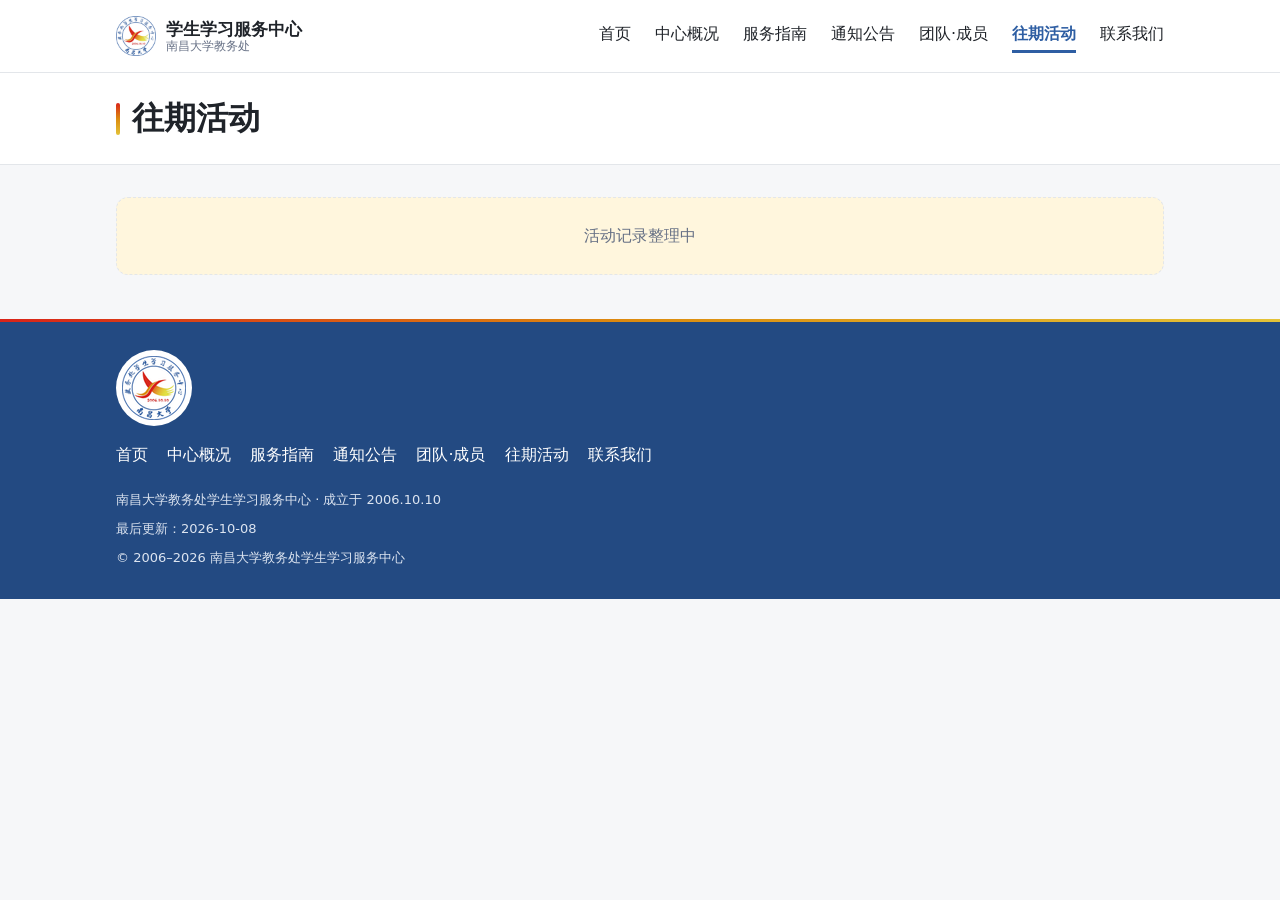
<file: activities.html>
<!doctype html>
<html lang="zh-CN">
<head>
<!-- COMMON:HEAD BEGIN -->
<meta charset="utf-8">
<meta name="viewport" content="width=device-width, initial-scale=1">
<meta name="theme-color" content="#2E5EA3">
<meta name="format-detection" content="telephone=no">
<meta name="robots" content="noindex">
<link rel="icon" href="assets/img/favicon.ico" sizes="any">
<link rel="icon" type="image/png" sizes="32x32" href="assets/img/favicon-32.png">
<link rel="apple-touch-icon" href="assets/img/apple-touch-icon.png">
<link rel="manifest" href="manifest.json">
<link rel="stylesheet" href="assets/css/site.css?v=20261008">
<meta property="og:site_name" content="南昌大学教务处学生学习服务中心">
<meta property="og:locale" content="zh_CN">
<meta property="og:image" content="https://ncu-xuefu.github.io/assets/img/og-cover.png">
<meta property="og:image:width" content="1200">
<meta property="og:image:height" content="630">
<meta property="og:image:alt" content="南昌大学教务处学生学习服务中心">
<noscript><style>.nav-toggle{display:none}.head-inner{height:auto;flex-wrap:wrap;padding-top:10px;padding-bottom:10px}.site-nav{display:block;position:static;flex-basis:100%}</style></noscript>
<!-- COMMON:HEAD END -->
<title>往期活动 · 南昌大学教务处学生学习服务中心</title>
<meta name="description" content="南昌大学教务处学生学习服务中心的往期活动记录：活动照片、时间地点与简介。回顾中心举办与参与的各类校园活动。">
<meta property="og:title" content="往期活动 · 南昌大学教务处学生学习服务中心">
<meta property="og:description" content="南昌大学教务处学生学习服务中心的往期活动记录：活动照片、时间地点与简介。回顾中心举办与参与的各类校园活动。">
<meta property="og:url" content="https://ncu-xuefu.github.io/activities.html">
<meta property="og:type" content="website">
</head>
<body>
<!-- COMMON:NAV BEGIN -->
<a class="skip-link" href="#main">跳到主内容</a>
<header class="site-head">
  <div class="wrap head-inner">
    <a class="brand" href="index.html">
      <img class="brand-mark" src="assets/img/logo-emblem-120.png" width="40" height="40" alt="">
      <span class="brand-text"><span class="brand-name">学生学习服务中心</span><span class="brand-sub">南昌大学教务处</span></span>
    </a>
    <button class="nav-toggle" type="button" aria-expanded="false" aria-controls="site-nav" aria-label="打开菜单"><span class="bars" aria-hidden="true"></span></button>
    <nav class="site-nav" id="site-nav" aria-label="主导航">
      <ul class="nav-list">
        <li><a href="index.html">首页</a></li>
        <li><a href="about.html">中心概况</a></li>
        <li><a href="services.html">服务指南</a></li>
        <li><a href="notices.html">通知公告</a></li>
        <li><a href="team.html">团队·成员</a></li>
        <li><a href="activities.html" aria-current="page">往期活动</a></li>
        <li><a href="contact.html">联系我们</a></li>
      </ul>
    </nav>
  </div>
</header>
<div class="nav-scrim" hidden></div>
<!-- COMMON:NAV END -->
<main id="main">
  <div class="pagehead"><div class="wrap"><h1>往期活动</h1></div></div>
  <section class="sec"><div class="wrap">

    <!-- 空状态：与活动卡互斥（施工期用这块）。M4 起按下面的步骤上活动卡：
         ① 先交维护者把照片走管线入库（压缩、剥 EXIF 定位信号）：
              python tools/make_images.py --photos "<源目录>" --slug <slug>
            产出 assets/img/activities/cover-<slug>.jpg 与 <slug>-NN.jpg
         ② 复制 notices.html 里 <article class="notice"> 的整体写法，换成 <article class="activity">；
            width/height 一律照 assets/img/image-manifest.tsv 填（不要照抄示例值）。
         ③ 卡片 id 用 act-YYYYMMDD-<slug>，其中 <slug> 必须与照片文件名里的 slug 一致（E16）。
         ④ 同步更新 index.html 的「近期活动」卡片，再改页脚「最后更新」日期。
         可复制的模板与逐步说明见《内容更新.md》。 -->
    <p class="empty">活动记录整理中</p>
  </div></section>
</main>
<!-- COMMON:FOOT BEGIN -->
<footer class="site-foot">
  <div class="wrap foot-inner">
    <p class="foot-brand"><span class="foot-logo"><img src="assets/img/logo-emblem-64.png" width="64" height="64" alt=""></span></p>
    <nav class="foot-nav" aria-label="页脚导航">
      <ul>
        <li><a href="index.html">首页</a></li>
        <li><a href="about.html">中心概况</a></li>
        <li><a href="services.html">服务指南</a></li>
        <li><a href="notices.html">通知公告</a></li>
        <li><a href="team.html">团队·成员</a></li>
        <li><a href="activities.html">往期活动</a></li>
        <li><a href="contact.html">联系我们</a></li>
      </ul>
    </nav>
    <p class="foot-meta">南昌大学教务处学生学习服务中心 · 成立于 2006.10.10</p>
    <p class="foot-meta">最后更新：<time datetime="2026-10-08">2026-10-08</time></p>
    <p class="foot-meta">© 2006–<span id="foot-year">2026</span> 南昌大学教务处学生学习服务中心</p>
  </div>
</footer>
<!-- COMMON:FOOT END -->
<script src="assets/js/site.js?v=20261008" defer></script>
</body>
</html>
</file>
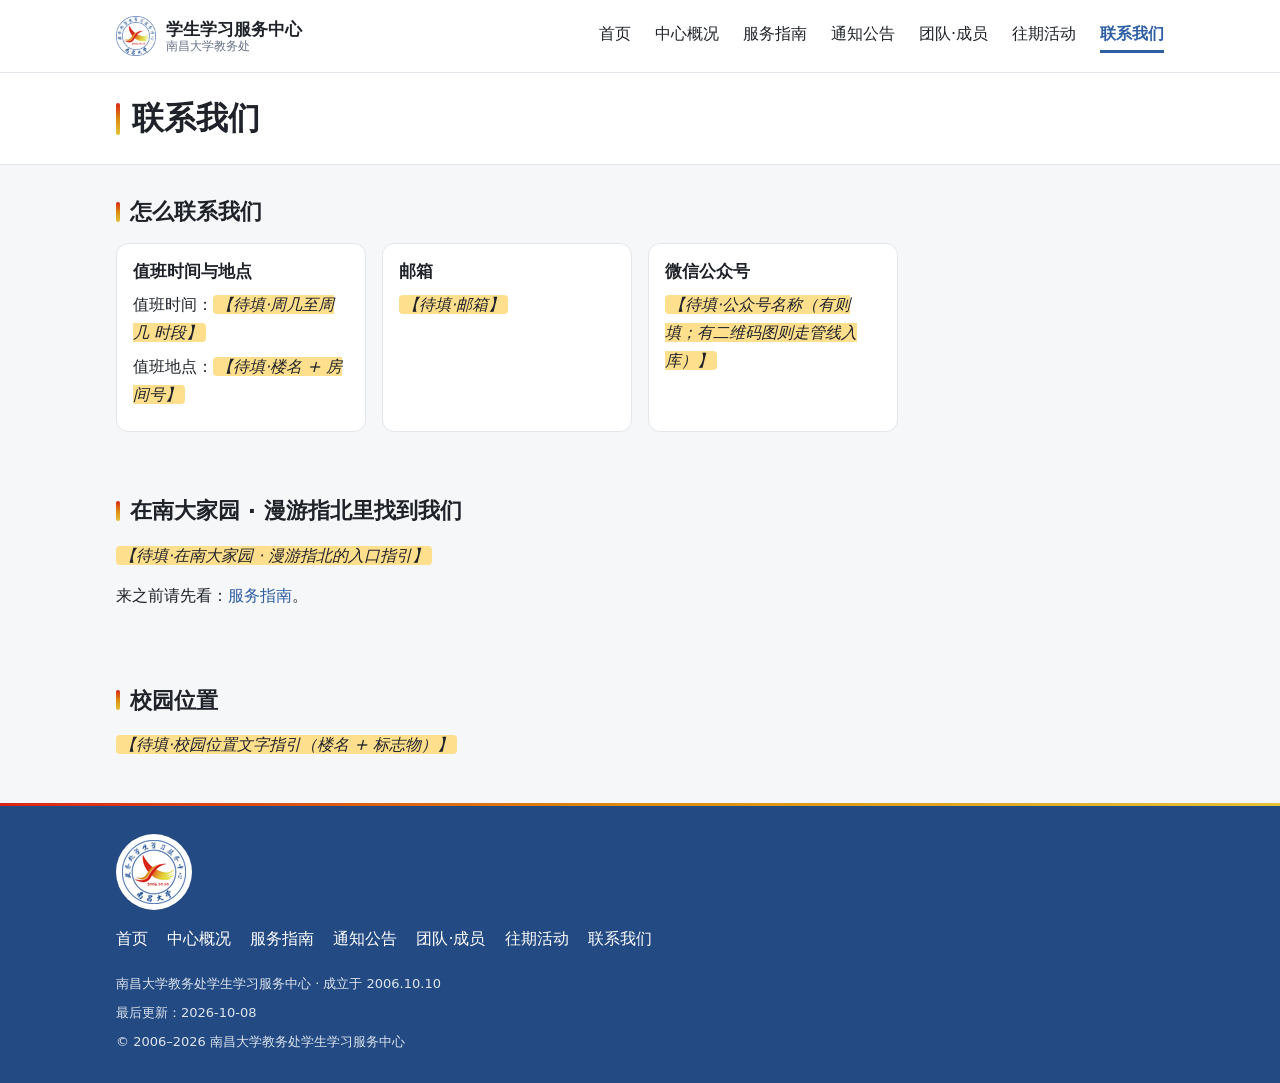
<file: contact.html>
<!doctype html>
<html lang="zh-CN">
<head>
<!-- COMMON:HEAD BEGIN -->
<meta charset="utf-8">
<meta name="viewport" content="width=device-width, initial-scale=1">
<meta name="theme-color" content="#2E5EA3">
<meta name="format-detection" content="telephone=no">
<meta name="robots" content="noindex">
<link rel="icon" href="assets/img/favicon.ico" sizes="any">
<link rel="icon" type="image/png" sizes="32x32" href="assets/img/favicon-32.png">
<link rel="apple-touch-icon" href="assets/img/apple-touch-icon.png">
<link rel="manifest" href="manifest.json">
<link rel="stylesheet" href="assets/css/site.css?v=20261008">
<meta property="og:site_name" content="南昌大学教务处学生学习服务中心">
<meta property="og:locale" content="zh_CN">
<meta property="og:image" content="https://ncu-xuefu.github.io/assets/img/og-cover.png">
<meta property="og:image:width" content="1200">
<meta property="og:image:height" content="630">
<meta property="og:image:alt" content="南昌大学教务处学生学习服务中心">
<noscript><style>.nav-toggle{display:none}.head-inner{height:auto;flex-wrap:wrap;padding-top:10px;padding-bottom:10px}.site-nav{display:block;position:static;flex-basis:100%}</style></noscript>
<!-- COMMON:HEAD END -->
<title>联系我们 · 南昌大学教务处学生学习服务中心</title>
<meta name="description" content="联系学生学习服务中心：值班时间与地点、邮箱、微信公众号，以及在南大家园 · 漫游指北里找到我们的方式。">
<meta property="og:title" content="联系我们 · 南昌大学教务处学生学习服务中心">
<meta property="og:description" content="联系学生学习服务中心：值班时间与地点、邮箱、微信公众号，以及在南大家园 · 漫游指北里找到我们的方式。">
<meta property="og:url" content="https://ncu-xuefu.github.io/contact.html">
<meta property="og:type" content="website">
</head>
<body>
<!-- COMMON:NAV BEGIN -->
<a class="skip-link" href="#main">跳到主内容</a>
<header class="site-head">
  <div class="wrap head-inner">
    <a class="brand" href="index.html">
      <img class="brand-mark" src="assets/img/logo-emblem-120.png" width="40" height="40" alt="">
      <span class="brand-text"><span class="brand-name">学生学习服务中心</span><span class="brand-sub">南昌大学教务处</span></span>
    </a>
    <button class="nav-toggle" type="button" aria-expanded="false" aria-controls="site-nav" aria-label="打开菜单"><span class="bars" aria-hidden="true"></span></button>
    <nav class="site-nav" id="site-nav" aria-label="主导航">
      <ul class="nav-list">
        <li><a href="index.html">首页</a></li>
        <li><a href="about.html">中心概况</a></li>
        <li><a href="services.html">服务指南</a></li>
        <li><a href="notices.html">通知公告</a></li>
        <li><a href="team.html">团队·成员</a></li>
        <li><a href="activities.html">往期活动</a></li>
        <li><a href="contact.html" aria-current="page">联系我们</a></li>
      </ul>
    </nav>
  </div>
</header>
<div class="nav-scrim" hidden></div>
<!-- COMMON:NAV END -->
<main id="main">
  <div class="pagehead"><div class="wrap"><h1>联系我们</h1></div></div>

  <section class="sec"><div class="wrap">
    <h2>怎么联系我们</h2>
    <div class="cards">
      <article class="card">
        <h3>值班时间与地点</h3>
        <!-- SYNC:OFFICE-HOURS BEGIN -->
        <p class="oh-line">值班时间：<span class="ph" data-ph="A5">【待填·周几至周几 时段】</span></p>
        <p class="oh-line">值班地点：<span class="ph" data-ph="A5">【待填·楼名 + 房间号】</span></p>
        <!-- SYNC:OFFICE-HOURS END -->
      </article>
      <article class="card"><h3>邮箱</h3>
        <p><span class="ph" data-ph="A6">【待填·邮箱】</span></p>
        <!-- A6 回收后：把上面这行换成真实邮箱的 mailto 链接（E7）；
             占位期不得出现 mailto 链接，否则会把占位当联系方式发出去 -->
      </article>
      <article class="card"><h3>微信公众号</h3>
        <p><span class="ph" data-ph="A6">【待填·公众号名称（有则填；有二维码图则走管线入库）】</span></p>
      </article>
    </div>
  </div></section>

  <section class="sec"><div class="wrap">
    <h2>在南大家园 · 漫游指北里找到我们</h2>
    <p><span class="ph" data-ph="A6">【待填·在南大家园 · 漫游指北的入口指引】</span></p>
    <p>来之前请先看：<a href="services.html">服务指南</a>。</p>
  </div></section>

  <section class="sec"><div class="wrap">
    <h2>校园位置</h2>
    <p><span class="ph" data-ph="A5">【待填·校园位置文字指引（楼名 + 标志物）】</span></p>
    <!-- 自摄楼宇照片（M4 入库后）：放进 assets/img/campus/，命名 campus-<slug>.jpg，
         照 image-manifest.tsv 填 alt / 宽高，并加 loading 与 decoding 属性。
         不嵌地图（计划书 §2.3⑦）：外链地图违反零外链，且截图有版权与审图号问题。 -->
  </div></section>
</main>
<!-- COMMON:FOOT BEGIN -->
<footer class="site-foot">
  <div class="wrap foot-inner">
    <p class="foot-brand"><span class="foot-logo"><img src="assets/img/logo-emblem-64.png" width="64" height="64" alt=""></span></p>
    <nav class="foot-nav" aria-label="页脚导航">
      <ul>
        <li><a href="index.html">首页</a></li>
        <li><a href="about.html">中心概况</a></li>
        <li><a href="services.html">服务指南</a></li>
        <li><a href="notices.html">通知公告</a></li>
        <li><a href="team.html">团队·成员</a></li>
        <li><a href="activities.html">往期活动</a></li>
        <li><a href="contact.html">联系我们</a></li>
      </ul>
    </nav>
    <p class="foot-meta">南昌大学教务处学生学习服务中心 · 成立于 2006.10.10</p>
    <p class="foot-meta">最后更新：<time datetime="2026-10-08">2026-10-08</time></p>
    <p class="foot-meta">© 2006–<span id="foot-year">2026</span> 南昌大学教务处学生学习服务中心</p>
  </div>
</footer>
<!-- COMMON:FOOT END -->
<script src="assets/js/site.js?v=20261008" defer></script>
</body>
</html>
</file>
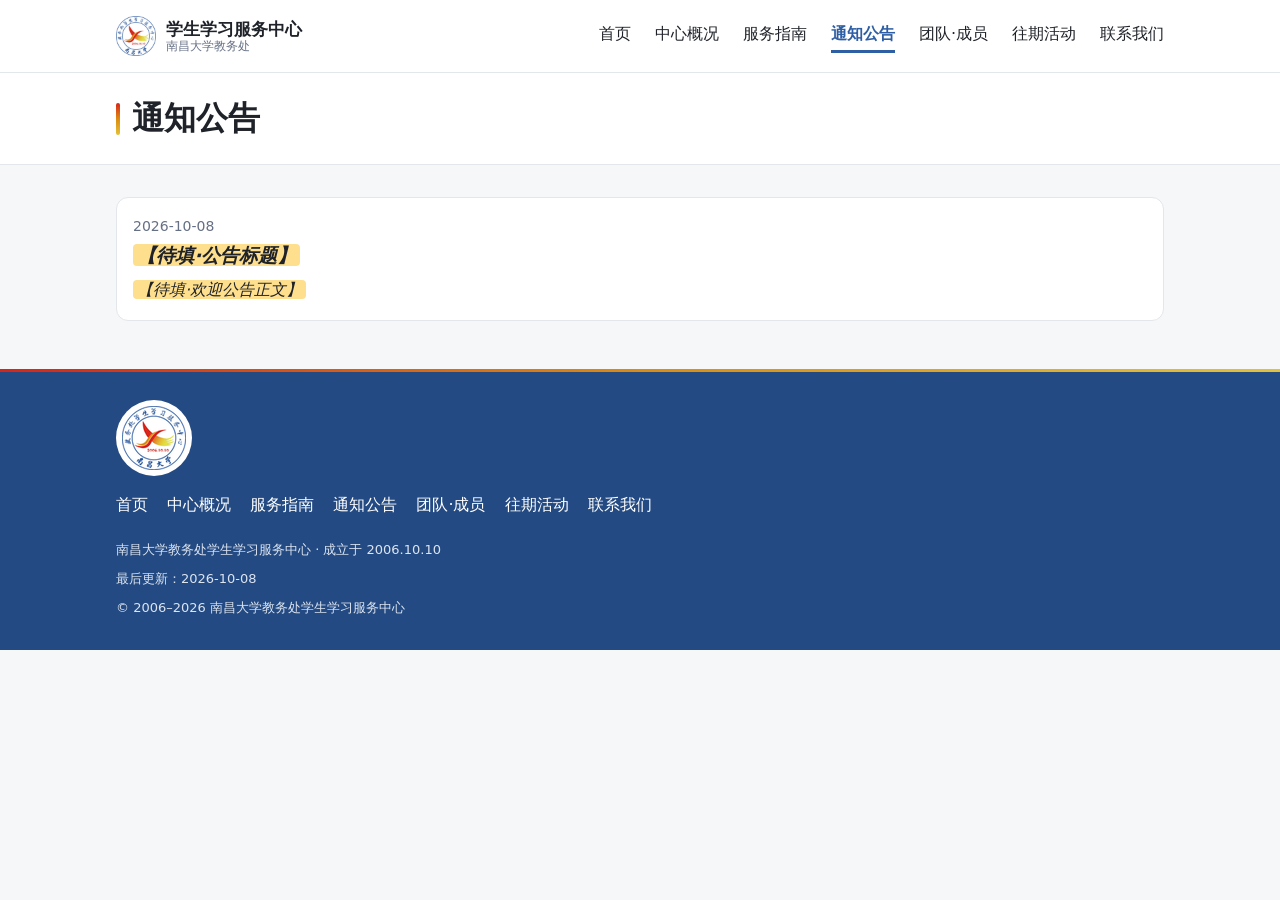
<file: notices.html>
<!doctype html>
<html lang="zh-CN">
<head>
<!-- COMMON:HEAD BEGIN -->
<meta charset="utf-8">
<meta name="viewport" content="width=device-width, initial-scale=1">
<meta name="theme-color" content="#2E5EA3">
<meta name="format-detection" content="telephone=no">
<meta name="robots" content="noindex">
<link rel="icon" href="assets/img/favicon.ico" sizes="any">
<link rel="icon" type="image/png" sizes="32x32" href="assets/img/favicon-32.png">
<link rel="apple-touch-icon" href="assets/img/apple-touch-icon.png">
<link rel="manifest" href="manifest.json">
<link rel="stylesheet" href="assets/css/site.css?v=20261008">
<meta property="og:site_name" content="南昌大学教务处学生学习服务中心">
<meta property="og:locale" content="zh_CN">
<meta property="og:image" content="https://ncu-xuefu.github.io/assets/img/og-cover.png">
<meta property="og:image:width" content="1200">
<meta property="og:image:height" content="630">
<meta property="og:image:alt" content="南昌大学教务处学生学习服务中心">
<noscript><style>.nav-toggle{display:none}.head-inner{height:auto;flex-wrap:wrap;padding-top:10px;padding-bottom:10px}.site-nav{display:block;position:static;flex-basis:100%}</style></noscript>
<!-- COMMON:HEAD END -->
<title>通知公告 · 南昌大学教务处学生学习服务中心</title>
<meta name="description" content="南昌大学教务处学生学习服务中心发布的通知与公告。这里汇总中心面向全校师生发布的最新通知、活动预告与工作动态，按时间倒序排列。">
<meta property="og:title" content="通知公告 · 南昌大学教务处学生学习服务中心">
<meta property="og:description" content="南昌大学教务处学生学习服务中心发布的通知与公告。这里汇总中心面向全校师生发布的最新通知、活动预告与工作动态，按时间倒序排列。">
<meta property="og:url" content="https://ncu-xuefu.github.io/notices.html">
<meta property="og:type" content="website">
</head>
<body>
<!-- COMMON:NAV BEGIN -->
<a class="skip-link" href="#main">跳到主内容</a>
<header class="site-head">
  <div class="wrap head-inner">
    <a class="brand" href="index.html">
      <img class="brand-mark" src="assets/img/logo-emblem-120.png" width="40" height="40" alt="">
      <span class="brand-text"><span class="brand-name">学生学习服务中心</span><span class="brand-sub">南昌大学教务处</span></span>
    </a>
    <button class="nav-toggle" type="button" aria-expanded="false" aria-controls="site-nav" aria-label="打开菜单"><span class="bars" aria-hidden="true"></span></button>
    <nav class="site-nav" id="site-nav" aria-label="主导航">
      <ul class="nav-list">
        <li><a href="index.html">首页</a></li>
        <li><a href="about.html">中心概况</a></li>
        <li><a href="services.html">服务指南</a></li>
        <li><a href="notices.html" aria-current="page">通知公告</a></li>
        <li><a href="team.html">团队·成员</a></li>
        <li><a href="activities.html">往期活动</a></li>
        <li><a href="contact.html">联系我们</a></li>
      </ul>
    </nav>
  </div>
</header>
<div class="nav-scrim" hidden></div>
<!-- COMMON:NAV END -->
<main id="main">
  <div class="pagehead"><div class="wrap"><h1>通知公告</h1></div></div>
  <section class="sec"><div class="wrap">

    <!-- 公告列表（严格按日期倒序）。加新公告：复制下面整块，粘到列表最上面。
         id 一经发布不可改（§1.5）——分享出去的链接就指着它。 -->
    <article class="notice" id="n-20261008-welcome">
      <p class="notice-meta"><time datetime="2026-10-08">2026-10-08</time></p>
      <h2><span class="ph" data-ph="A12">【待填·公告标题】</span></h2>
      <div class="notice-body">
        <p><span class="ph" data-ph="A12">【待填·欢迎公告正文】</span></p>
      </div>
    </article>

    <!-- 空状态与条目互斥：有公告就删掉空状态块，没有公告才留着它。
         （施工期已有一条占位公告，故此处不放空状态；S17 会断言二者不并存） -->

    <!-- 演进备注（注释，不上屏）：公告超过 30 条时按计划书 §4.3 拆 notices-2026.html
         年份归档页；操作步骤写入《内容更新.md》附录（M6） -->
  </div></section>
</main>
<!-- COMMON:FOOT BEGIN -->
<footer class="site-foot">
  <div class="wrap foot-inner">
    <p class="foot-brand"><span class="foot-logo"><img src="assets/img/logo-emblem-64.png" width="64" height="64" alt=""></span></p>
    <nav class="foot-nav" aria-label="页脚导航">
      <ul>
        <li><a href="index.html">首页</a></li>
        <li><a href="about.html">中心概况</a></li>
        <li><a href="services.html">服务指南</a></li>
        <li><a href="notices.html">通知公告</a></li>
        <li><a href="team.html">团队·成员</a></li>
        <li><a href="activities.html">往期活动</a></li>
        <li><a href="contact.html">联系我们</a></li>
      </ul>
    </nav>
    <p class="foot-meta">南昌大学教务处学生学习服务中心 · 成立于 2006.10.10</p>
    <p class="foot-meta">最后更新：<time datetime="2026-10-08">2026-10-08</time></p>
    <p class="foot-meta">© 2006–<span id="foot-year">2026</span> 南昌大学教务处学生学习服务中心</p>
  </div>
</footer>
<!-- COMMON:FOOT END -->
<script src="assets/js/site.js?v=20261008" defer></script>
</body>
</html>
</file>
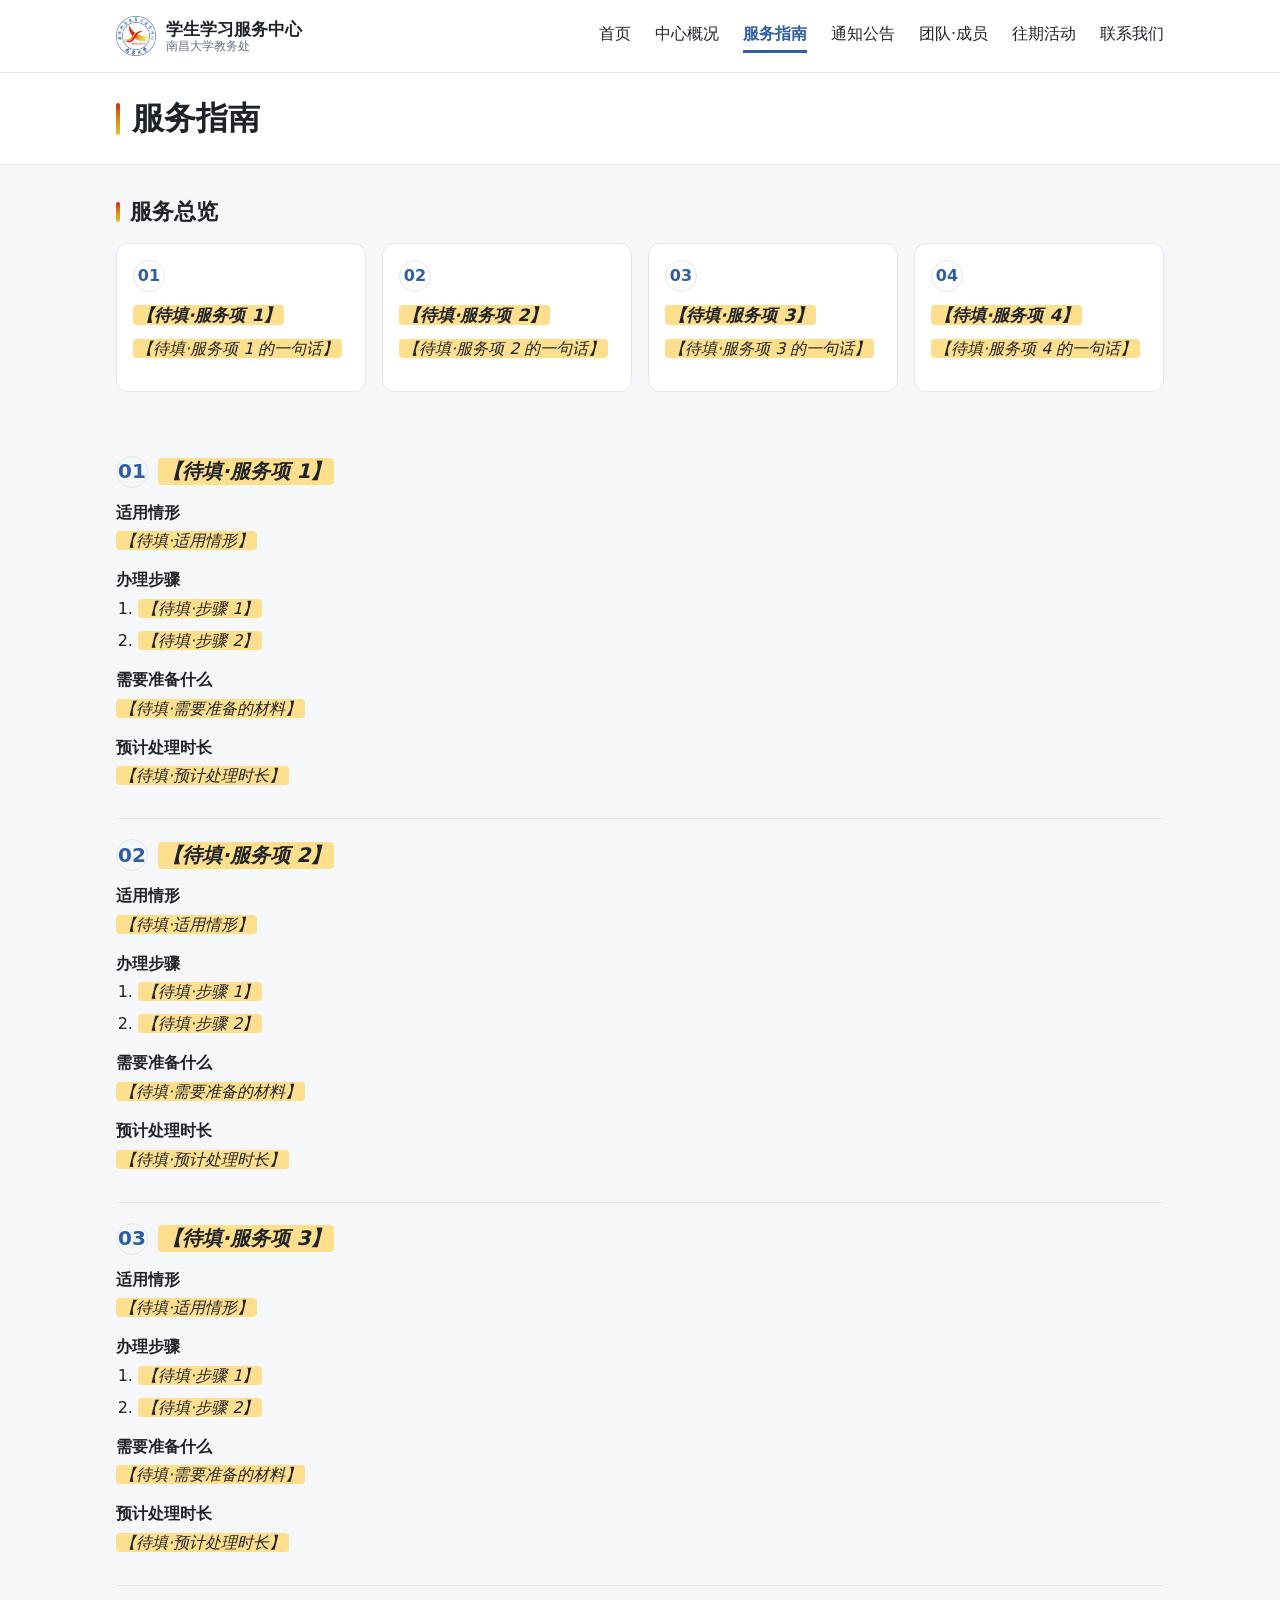
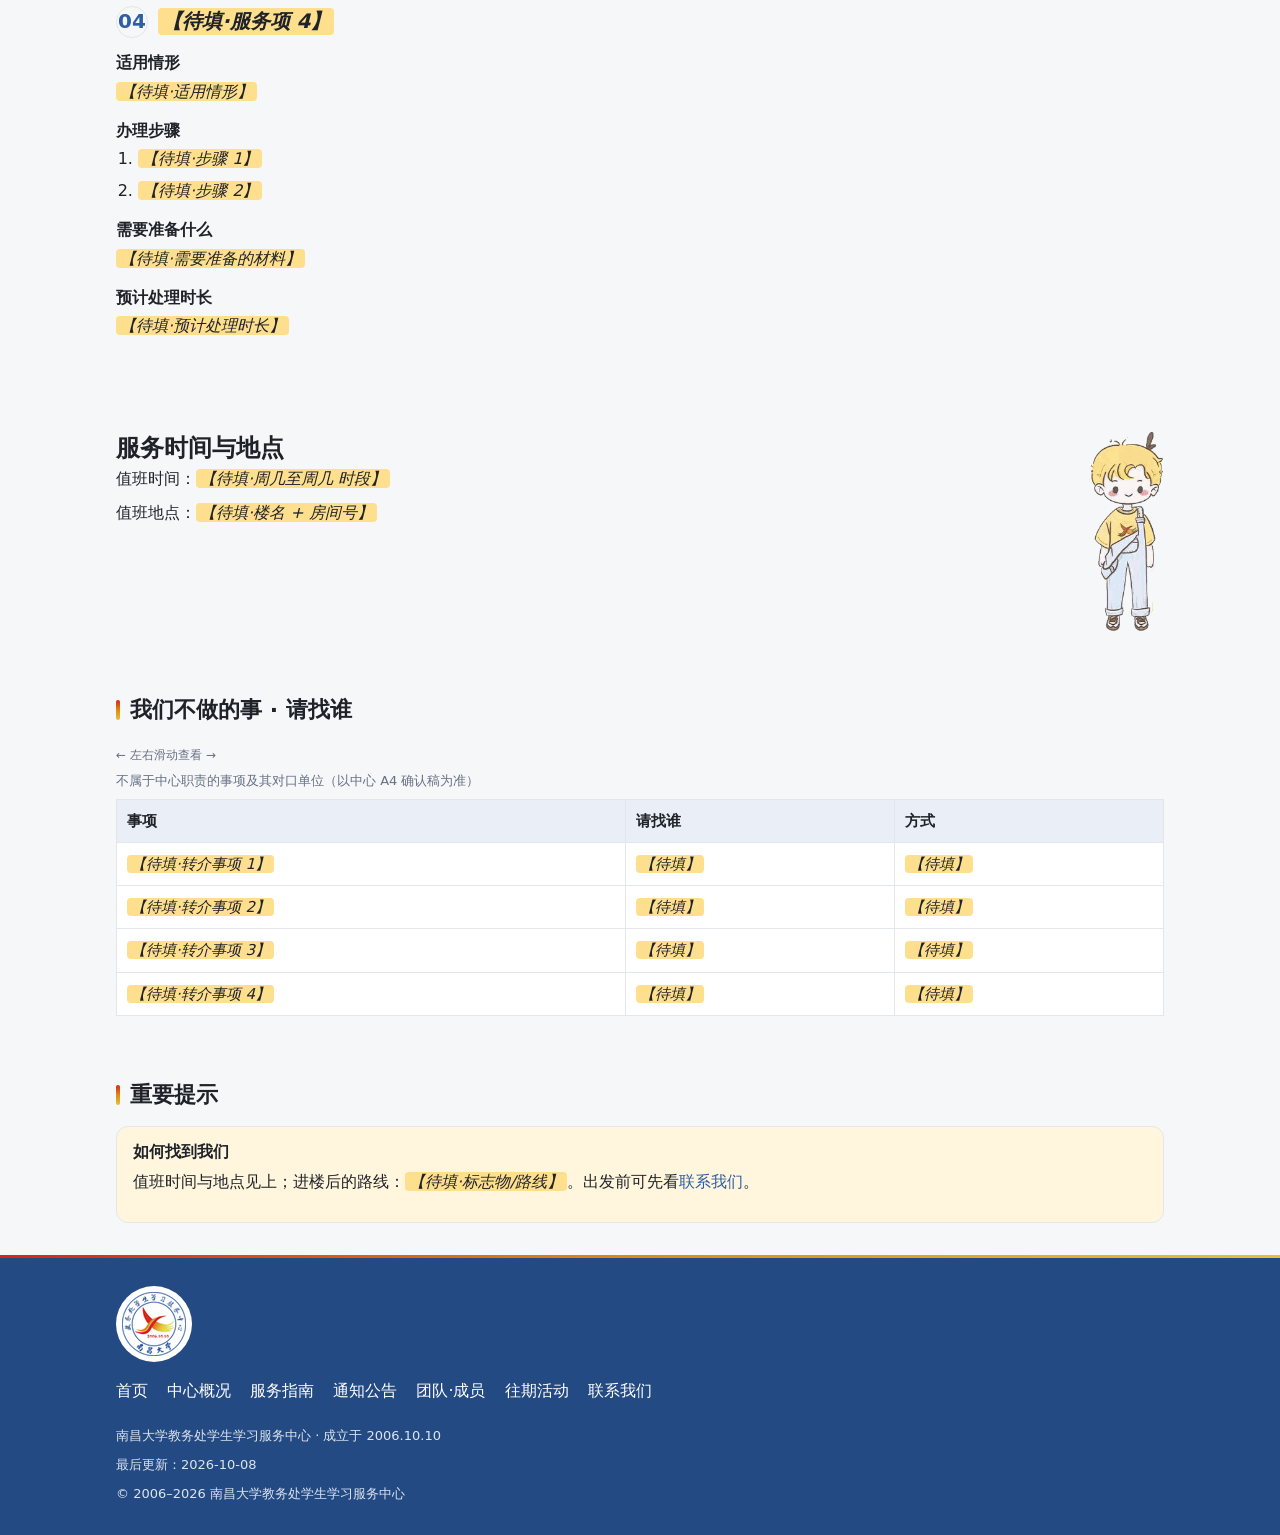
<file: services.html>
<!doctype html>
<html lang="zh-CN">
<head>
<!-- COMMON:HEAD BEGIN -->
<meta charset="utf-8">
<meta name="viewport" content="width=device-width, initial-scale=1">
<meta name="theme-color" content="#2E5EA3">
<meta name="format-detection" content="telephone=no">
<meta name="robots" content="noindex">
<link rel="icon" href="assets/img/favicon.ico" sizes="any">
<link rel="icon" type="image/png" sizes="32x32" href="assets/img/favicon-32.png">
<link rel="apple-touch-icon" href="assets/img/apple-touch-icon.png">
<link rel="manifest" href="manifest.json">
<link rel="stylesheet" href="assets/css/site.css?v=20261008">
<meta property="og:site_name" content="南昌大学教务处学生学习服务中心">
<meta property="og:locale" content="zh_CN">
<meta property="og:image" content="https://ncu-xuefu.github.io/assets/img/og-cover.png">
<meta property="og:image:width" content="1200">
<meta property="og:image:height" content="630">
<meta property="og:image:alt" content="南昌大学教务处学生学习服务中心">
<noscript><style>.nav-toggle{display:none}.head-inner{height:auto;flex-wrap:wrap;padding-top:10px;padding-bottom:10px}.site-nav{display:block;position:static;flex-basis:100%}</style></noscript>
<!-- COMMON:HEAD END -->
<title>服务指南 · 南昌大学教务处学生学习服务中心</title>
<meta name="description" content="学生学习服务中心的服务办理指引：每项服务的适用情形、办理步骤、需要准备的材料与预计处理时长，以及服务时间、地点与转介说明。">
<meta property="og:title" content="服务指南 · 南昌大学教务处学生学习服务中心">
<meta property="og:description" content="学生学习服务中心的服务办理指引：每项服务的适用情形、办理步骤、需要准备的材料与预计处理时长，以及服务时间、地点与转介说明。">
<meta property="og:url" content="https://ncu-xuefu.github.io/services.html">
<meta property="og:type" content="website">
</head>
<body>
<!-- COMMON:NAV BEGIN -->
<a class="skip-link" href="#main">跳到主内容</a>
<header class="site-head">
  <div class="wrap head-inner">
    <a class="brand" href="index.html">
      <img class="brand-mark" src="assets/img/logo-emblem-120.png" width="40" height="40" alt="">
      <span class="brand-text"><span class="brand-name">学生学习服务中心</span><span class="brand-sub">南昌大学教务处</span></span>
    </a>
    <button class="nav-toggle" type="button" aria-expanded="false" aria-controls="site-nav" aria-label="打开菜单"><span class="bars" aria-hidden="true"></span></button>
    <nav class="site-nav" id="site-nav" aria-label="主导航">
      <ul class="nav-list">
        <li><a href="index.html">首页</a></li>
        <li><a href="about.html">中心概况</a></li>
        <li><a href="services.html" aria-current="page">服务指南</a></li>
        <li><a href="notices.html">通知公告</a></li>
        <li><a href="team.html">团队·成员</a></li>
        <li><a href="activities.html">往期活动</a></li>
        <li><a href="contact.html">联系我们</a></li>
      </ul>
    </nav>
  </div>
</header>
<div class="nav-scrim" hidden></div>
<!-- COMMON:NAV END -->
<main id="main">
  <div class="pagehead"><div class="wrap"><h1>服务指南</h1></div></div>

  <!-- ② 服务总览：与首页同源（SYNC:SERVICES-CARDS，E29） -->
  <section class="sec"><div class="wrap">
    <h2>服务总览</h2>
    <!-- SYNC:SERVICES-CARDS BEGIN -->
    <div class="cards">
      <article class="card">
        <p class="num">01</p>
        <h3><span class="ph" data-ph="A3">【待填·服务项 1】</span></h3>
        <p><span class="ph" data-ph="A3">【待填·服务项 1 的一句话】</span></p>
      </article>
      <article class="card">
        <p class="num">02</p>
        <h3><span class="ph" data-ph="A3">【待填·服务项 2】</span></h3>
        <p><span class="ph" data-ph="A3">【待填·服务项 2 的一句话】</span></p>
      </article>
      <article class="card">
        <p class="num">03</p>
        <h3><span class="ph" data-ph="A3">【待填·服务项 3】</span></h3>
        <p><span class="ph" data-ph="A3">【待填·服务项 3 的一句话】</span></p>
      </article>
      <article class="card">
        <p class="num">04</p>
        <h3><span class="ph" data-ph="A3">【待填·服务项 4】</span></h3>
        <p><span class="ph" data-ph="A3">【待填·服务项 4 的一句话】</span></p>
      </article>
    </div>
    <!-- SYNC:SERVICES-CARDS END -->
  </div></section>

  <!-- ③ 逐项服务详解：每项 = 适用情形 → 办理步骤（ol）→ 需要准备什么 → 预计处理时长。
       ⚠ 红线（计划书 §2.5）：本页不是 FAQ——标题一律陈述句，不出现问句、不出现 Q/A。
       slug 初定 qa / appeals / consult / lost-found（E16）；正式表述以中心 A3 确认稿为准，
       锚点与 slug 如需调整，发布前一次性改齐。 -->
  <section class="sec"><div class="wrap">
    <article class="svc" id="svc-qa">
      <h2><span class="num">01</span><span class="ph" data-ph="A3">【待填·服务项 1】</span></h2>
      <h3>适用情形</h3>
      <p><span class="ph" data-ph="A3">【待填·适用情形】</span></p>
      <h3>办理步骤</h3>
      <ol>
        <li><span class="ph" data-ph="A3">【待填·步骤 1】</span></li>
        <li><span class="ph" data-ph="A3">【待填·步骤 2】</span></li>
      </ol>
      <h3>需要准备什么</h3>
      <p><span class="ph" data-ph="A3">【待填·需要准备的材料】</span></p>
      <h3>预计处理时长</h3>
      <p><span class="ph" data-ph="A3">【待填·预计处理时长】</span></p>
    </article>

    <article class="svc" id="svc-appeals">
      <h2><span class="num">02</span><span class="ph" data-ph="A3">【待填·服务项 2】</span></h2>
      <h3>适用情形</h3>
      <p><span class="ph" data-ph="A3">【待填·适用情形】</span></p>
      <h3>办理步骤</h3>
      <ol>
        <li><span class="ph" data-ph="A3">【待填·步骤 1】</span></li>
        <li><span class="ph" data-ph="A3">【待填·步骤 2】</span></li>
      </ol>
      <h3>需要准备什么</h3>
      <p><span class="ph" data-ph="A3">【待填·需要准备的材料】</span></p>
      <h3>预计处理时长</h3>
      <p><span class="ph" data-ph="A3">【待填·预计处理时长】</span></p>
    </article>

    <article class="svc" id="svc-consult">
      <h2><span class="num">03</span><span class="ph" data-ph="A3">【待填·服务项 3】</span></h2>
      <h3>适用情形</h3>
      <p><span class="ph" data-ph="A3">【待填·适用情形】</span></p>
      <h3>办理步骤</h3>
      <ol>
        <li><span class="ph" data-ph="A3">【待填·步骤 1】</span></li>
        <li><span class="ph" data-ph="A3">【待填·步骤 2】</span></li>
      </ol>
      <h3>需要准备什么</h3>
      <p><span class="ph" data-ph="A3">【待填·需要准备的材料】</span></p>
      <h3>预计处理时长</h3>
      <p><span class="ph" data-ph="A3">【待填·预计处理时长】</span></p>
    </article>

    <article class="svc" id="svc-lost-found">
      <h2><span class="num">04</span><span class="ph" data-ph="A3">【待填·服务项 4】</span></h2>
      <h3>适用情形</h3>
      <p><span class="ph" data-ph="A3">【待填·适用情形】</span></p>
      <h3>办理步骤</h3>
      <ol>
        <li><span class="ph" data-ph="A3">【待填·步骤 1】</span></li>
        <li><span class="ph" data-ph="A3">【待填·步骤 2】</span></li>
      </ol>
      <h3>需要准备什么</h3>
      <p><span class="ph" data-ph="A3">【待填·需要准备的材料】</span></p>
      <h3>预计处理时长</h3>
      <p><span class="ph" data-ph="A3">【待填·预计处理时长】</span></p>
    </article>
  </div></section>

  <!-- ④ 服务时间与地点（SYNC:OFFICE-HOURS 源）+ 吉祥物男孩（E22，仅 ≥960px；冲突则删） -->
  <section class="sec"><div class="wrap svc-time">
    <div class="svc-time-text">
      <h2>服务时间与地点</h2>
      <!-- SYNC:OFFICE-HOURS BEGIN -->
      <p class="oh-line">值班时间：<span class="ph" data-ph="A5">【待填·周几至周几 时段】</span></p>
      <p class="oh-line">值班地点：<span class="ph" data-ph="A5">【待填·楼名 + 房间号】</span></p>
      <!-- SYNC:OFFICE-HOURS END -->
    </div>
    <img class="svc-boy" src="assets/img/mascot-boy.png" width="121" height="321" alt="学服吉祥物（男）" loading="lazy" decoding="async">
  </div></section>

  <!-- ⑤ 我们不做的事 · 请找谁（转介表，A4；.table-scroll 按 E18） -->
  <section class="sec"><div class="wrap">
    <h2>我们不做的事 · 请找谁</h2>
    <div class="table-scroll" tabindex="0" role="region" aria-label="转介表（可左右滑动）">
      <p class="hint">← 左右滑动查看 →</p>
      <table class="tbl">
        <caption>不属于中心职责的事项及其对口单位（以中心 A4 确认稿为准）</caption>
        <thead><tr><th scope="col">事项</th><th scope="col">请找谁</th><th scope="col">方式</th></tr></thead>
        <tbody>
          <tr><td><span class="ph" data-ph="A4">【待填·转介事项 1】</span></td><td><span class="ph" data-ph="A4">【待填】</span></td><td><span class="ph" data-ph="A4">【待填】</span></td></tr>
          <tr><td><span class="ph" data-ph="A4">【待填·转介事项 2】</span></td><td><span class="ph" data-ph="A4">【待填】</span></td><td><span class="ph" data-ph="A4">【待填】</span></td></tr>
          <tr><td><span class="ph" data-ph="A4">【待填·转介事项 3】</span></td><td><span class="ph" data-ph="A4">【待填】</span></td><td><span class="ph" data-ph="A4">【待填】</span></td></tr>
          <tr><td><span class="ph" data-ph="A4">【待填·转介事项 4】</span></td><td><span class="ph" data-ph="A4">【待填】</span></td><td><span class="ph" data-ph="A4">【待填】</span></td></tr>
        </tbody>
      </table>
    </div>
  </div></section>

  <!-- ⑥ 重要提示（.tip 奶黄·浅底，E34） -->
  <section class="sec"><div class="wrap">
    <h2>重要提示</h2>
    <div class="tip">
      <h3>如何找到我们</h3>
      <p>值班时间与地点见上；进楼后的路线：<span class="ph" data-ph="A5">【待填·标志物/路线】</span>。出发前可先看<a href="contact.html">联系我们</a>。</p>
    </div>
  </div></section>
</main>
<!-- COMMON:FOOT BEGIN -->
<footer class="site-foot">
  <div class="wrap foot-inner">
    <p class="foot-brand"><span class="foot-logo"><img src="assets/img/logo-emblem-64.png" width="64" height="64" alt=""></span></p>
    <nav class="foot-nav" aria-label="页脚导航">
      <ul>
        <li><a href="index.html">首页</a></li>
        <li><a href="about.html">中心概况</a></li>
        <li><a href="services.html">服务指南</a></li>
        <li><a href="notices.html">通知公告</a></li>
        <li><a href="team.html">团队·成员</a></li>
        <li><a href="activities.html">往期活动</a></li>
        <li><a href="contact.html">联系我们</a></li>
      </ul>
    </nav>
    <p class="foot-meta">南昌大学教务处学生学习服务中心 · 成立于 2006.10.10</p>
    <p class="foot-meta">最后更新：<time datetime="2026-10-08">2026-10-08</time></p>
    <p class="foot-meta">© 2006–<span id="foot-year">2026</span> 南昌大学教务处学生学习服务中心</p>
  </div>
</footer>
<!-- COMMON:FOOT END -->
<script src="assets/js/site.js?v=20261008" defer></script>
</body>
</html>
</file>
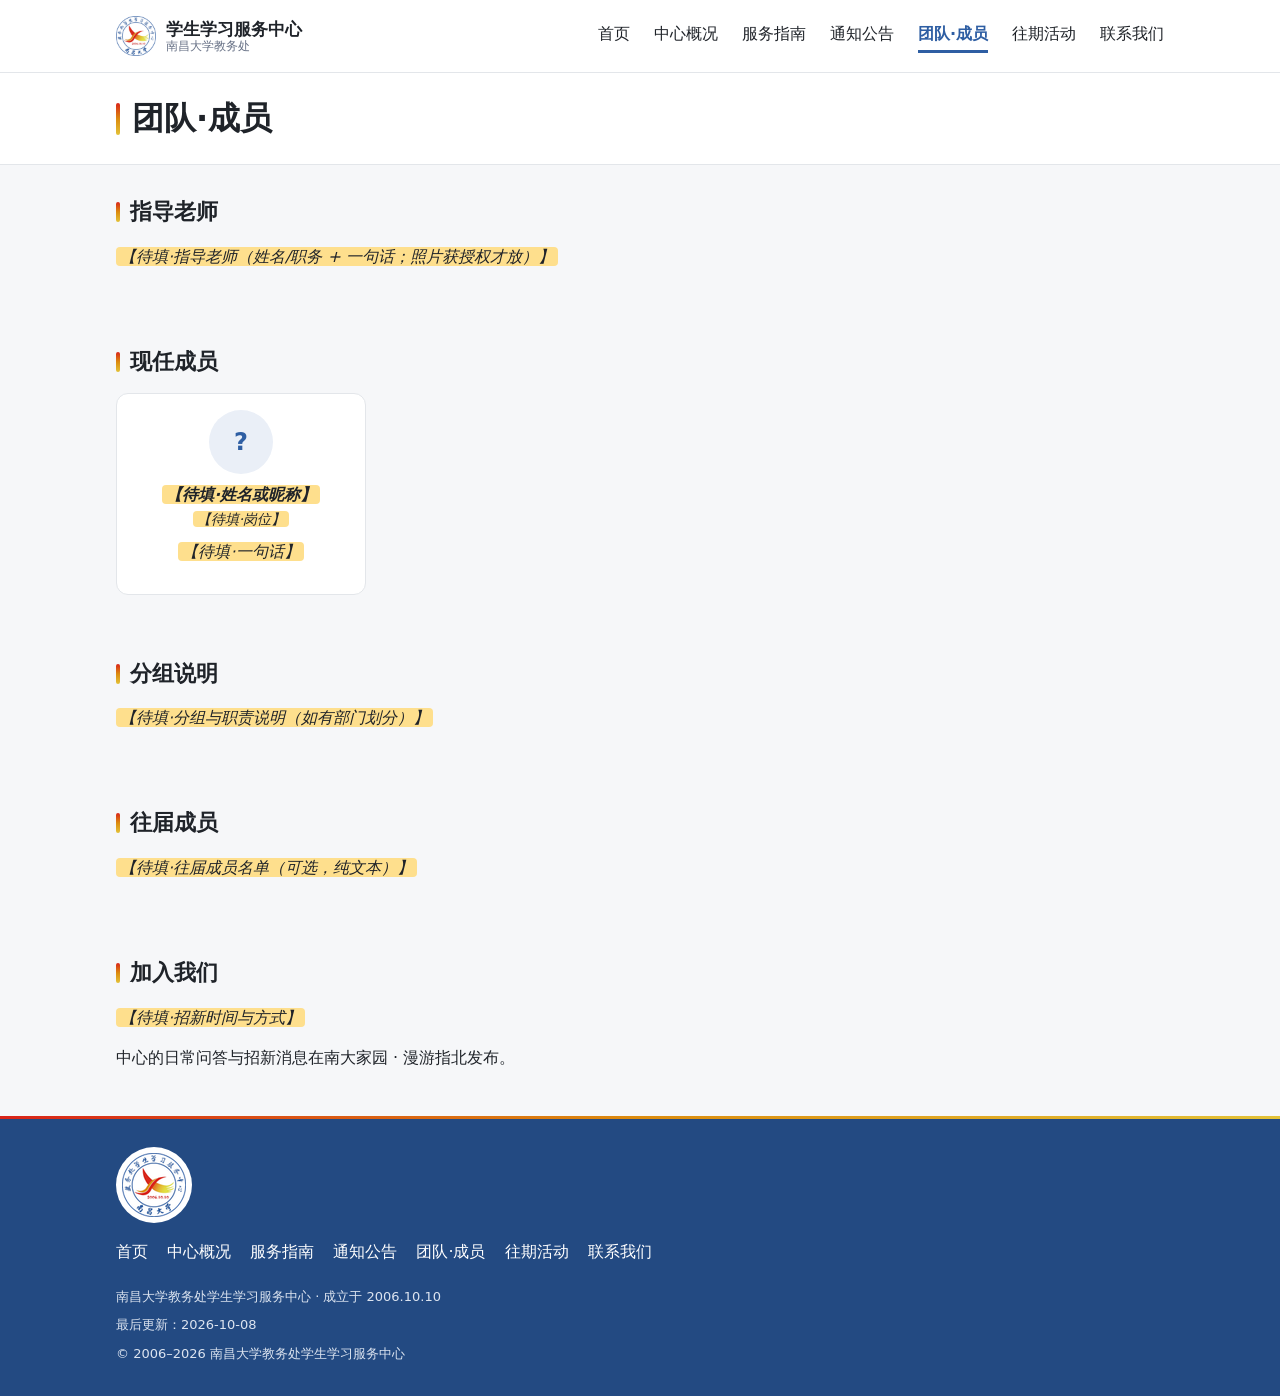
<file: team.html>
<!doctype html>
<html lang="zh-CN">
<head>
<!-- COMMON:HEAD BEGIN -->
<meta charset="utf-8">
<meta name="viewport" content="width=device-width, initial-scale=1">
<meta name="theme-color" content="#2E5EA3">
<meta name="format-detection" content="telephone=no">
<meta name="robots" content="noindex">
<link rel="icon" href="assets/img/favicon.ico" sizes="any">
<link rel="icon" type="image/png" sizes="32x32" href="assets/img/favicon-32.png">
<link rel="apple-touch-icon" href="assets/img/apple-touch-icon.png">
<link rel="manifest" href="manifest.json">
<link rel="stylesheet" href="assets/css/site.css?v=20261008">
<meta property="og:site_name" content="南昌大学教务处学生学习服务中心">
<meta property="og:locale" content="zh_CN">
<meta property="og:image" content="https://ncu-xuefu.github.io/assets/img/og-cover.png">
<meta property="og:image:width" content="1200">
<meta property="og:image:height" content="630">
<meta property="og:image:alt" content="南昌大学教务处学生学习服务中心">
<noscript><style>.nav-toggle{display:none}.head-inner{height:auto;flex-wrap:wrap;padding-top:10px;padding-bottom:10px}.site-nav{display:block;position:static;flex-basis:100%}</style></noscript>
<!-- COMMON:HEAD END -->
<title>团队·成员 · 南昌大学教务处学生学习服务中心</title>
<meta name="description" content="南昌大学教务处学生学习服务中心的指导老师与现任成员展示，以及往届成员名单与加入我们的方式。了解中心的岗位分工与招新安排。">
<meta property="og:title" content="团队·成员 · 南昌大学教务处学生学习服务中心">
<meta property="og:description" content="南昌大学教务处学生学习服务中心的指导老师与现任成员展示，以及往届成员名单与加入我们的方式。了解中心的岗位分工与招新安排。">
<meta property="og:url" content="https://ncu-xuefu.github.io/team.html">
<meta property="og:type" content="website">
</head>
<body>
<!-- COMMON:NAV BEGIN -->
<a class="skip-link" href="#main">跳到主内容</a>
<header class="site-head">
  <div class="wrap head-inner">
    <a class="brand" href="index.html">
      <img class="brand-mark" src="assets/img/logo-emblem-120.png" width="40" height="40" alt="">
      <span class="brand-text"><span class="brand-name">学生学习服务中心</span><span class="brand-sub">南昌大学教务处</span></span>
    </a>
    <button class="nav-toggle" type="button" aria-expanded="false" aria-controls="site-nav" aria-label="打开菜单"><span class="bars" aria-hidden="true"></span></button>
    <nav class="site-nav" id="site-nav" aria-label="主导航">
      <ul class="nav-list">
        <li><a href="index.html">首页</a></li>
        <li><a href="about.html">中心概况</a></li>
        <li><a href="services.html">服务指南</a></li>
        <li><a href="notices.html">通知公告</a></li>
        <li><a href="team.html" aria-current="page">团队·成员</a></li>
        <li><a href="activities.html">往期活动</a></li>
        <li><a href="contact.html">联系我们</a></li>
      </ul>
    </nav>
  </div>
</header>
<div class="nav-scrim" hidden></div>
<!-- COMMON:NAV END -->
<main id="main">
  <div class="pagehead"><div class="wrap"><h1>团队·成员</h1></div></div>

  <!-- 隐私红线（计划书 §2.3⑤ / E36）：只放姓名（或昵称）+ 岗位 + 一句话。
       不放院系与学段、不放联系方式、不放住宿信息；照片须本人同意，
       未同意一律用首字母圆片。S23 会做机器扫描守卫。 -->
  <section class="sec"><div class="wrap">
    <h2>指导老师</h2>
    <p><span class="ph" data-ph="A9">【待填·指导老师（姓名/职务 + 一句话；照片获授权才放）】</span></p>
  </div></section>

  <section class="sec"><div class="wrap">
    <h2>现任成员</h2>
    <div class="team-grid">
      <!-- 成员卡模板：复制整块改 4 处（圆片首字、姓名/昵称、岗位、一句话）。
           施工期只有 1 张（内容待中心 A10）；届时按实际人数复制。 -->
      <article class="member">
        <span class="avatar" aria-hidden="true">?</span>
        <h3><span class="ph" data-ph="A10">【待填·姓名或昵称】</span></h3>
        <p class="role"><span class="ph" data-ph="A10">【待填·岗位】</span></p>
        <p><span class="ph" data-ph="A10">【待填·一句话】</span></p>
      </article>
    </div>
  </div></section>

  <section class="sec"><div class="wrap">
    <h2>分组说明</h2>
    <p><span class="ph" data-ph="A8">【待填·分组与职责说明（如有部门划分）】</span></p>
  </div></section>

  <section class="sec"><div class="wrap">
    <h2>往届成员</h2>
    <p><span class="ph" data-ph="A11">【待填·往届成员名单（可选，纯文本）】</span></p>
  </div></section>

  <section class="sec"><div class="wrap">
    <h2>加入我们</h2>
    <p><span class="ph" data-ph="A10">【待填·招新时间与方式】</span></p>
    <p>中心的日常问答与招新消息在南大家园 · 漫游指北发布。</p>
  </div></section>
</main>
<!-- COMMON:FOOT BEGIN -->
<footer class="site-foot">
  <div class="wrap foot-inner">
    <p class="foot-brand"><span class="foot-logo"><img src="assets/img/logo-emblem-64.png" width="64" height="64" alt=""></span></p>
    <nav class="foot-nav" aria-label="页脚导航">
      <ul>
        <li><a href="index.html">首页</a></li>
        <li><a href="about.html">中心概况</a></li>
        <li><a href="services.html">服务指南</a></li>
        <li><a href="notices.html">通知公告</a></li>
        <li><a href="team.html">团队·成员</a></li>
        <li><a href="activities.html">往期活动</a></li>
        <li><a href="contact.html">联系我们</a></li>
      </ul>
    </nav>
    <p class="foot-meta">南昌大学教务处学生学习服务中心 · 成立于 2006.10.10</p>
    <p class="foot-meta">最后更新：<time datetime="2026-10-08">2026-10-08</time></p>
    <p class="foot-meta">© 2006–<span id="foot-year">2026</span> 南昌大学教务处学生学习服务中心</p>
  </div>
</footer>
<!-- COMMON:FOOT END -->
<script src="assets/js/site.js?v=20261008" defer></script>
</body>
</html>
</file>
<file: assets/css/site.css>
/* ==========================================================================
   site.css — 南昌大学教务处学生学习服务中心 · 门户网站（唯一真源）
   零外链 / 零构建 / 手机优先。被提交的文件就是被服务的文件。

   分节顺序固定（实现方案 §2.8）：
     1 设计变量层 → 2 全局重置与版式 → 3 布局容器 → 4 组件（§2.4 顺序）
     → 5 页面专属块 → 6 无障碍焦点 → 7 打印。媒体查询就近放置。
   CSS 特性基线锁 2019（禁用清单见 §2.9，由 check_site S14 断言）；
   断点只有两个：640px（卡片两列）、960px（桌面页头/导航、Hero 横排、卡片四列）。
   768/1280 只是验收测试宽度，不是断点。

   ---- class 登记表（BEGIN）----
   骨架/页头/页脚：
     wrap skip-link site-head head-inner brand brand-mark brand-text brand-name
     brand-sub nav-toggle bars site-nav nav-list nav-scrim pagehead site-foot
     foot-inner foot-brand foot-logo foot-nav foot-meta
   首页：
     hero hero-inner hero-text hero-lead hero-meta hero-actions hero-mascot
     sec sec-more cards card num home-list oh-line empty
   概况：  about-lead facts
   服务：  svc svc-time svc-time-text svc-boy
   公告：  notice notice-meta notice-body
   活动：  activity activity-cover activity-meta gallery
   团队：  team-grid member avatar role
   通用：  btn btn-primary btn-ghost chip tip table-scroll hint tbl timeline ph
   状态类：nav-open
   ---- class 登记表（END）----
   （上面这张表由 check_site S19 解析：用了表外的 class 只报 WARN。BEGIN/END 两行
     是机器标记，删掉会让 S19 跳过检查。
     与附录 B 的两处差异：附录 B 漏了 §2.4.8 定义的 btn / btn-primary / btn-ghost，
     而页面确实在用——按"清单必须与事实一致"补入。404 的自包含类
     （box emblem girl btn nav）不进本表，S19 也已把 404.html 排除在外。）
   ========================================================================== */

/* ===== 1. 设计变量层（冻结：与内部工具同名，改名即违反 S16） ===== */
:root{
  color-scheme: light;                 /* 红线：防安卓/微信"强制深色"整站反色（计划书 §3.6） */
  /* —— 与内部工具同名（三端对照表见 §2.1） —— */
  --accent:#2E5EA3;      /* 学服蓝：链接 / 主按钮 / 当前导航 / 区块标题 */
  --accent-deep:#234A82; /* 学服蓝·深：按钮 hover / 页脚底 */
  --accent-soft:#EAEFF7; /* 学服蓝·浅面：Hero 底 / 选中态 / 首字母圆片底 */
  --flame:linear-gradient(180deg,#D92419,#DC8C0F,#E3C238);  /* 火焰渐变（竖用） */
  --cream:#FEDF8D;       /* 奶黄：.ph 占位底 */
  --cream-soft:#FFF6DD;  /* 奶黄·浅：重要提示块底 / 空状态底（E34） */
  --ice:#DEEAF6;         /* 冰蓝：信息芯片底 */
  --ink:#1F2329;         /* 墨：正文 */
  --dim:#667085;         /* 灰：次要文字（门户修正值，白底 4.97:1；计划书修正 2） */
  --line:#E3E6EA;        /* 线 */
  --bg:#F6F7F9;          /* 底 */
  --panel:#FFFFFF;       /* 面：卡片 / 页头 / 抽屉底 */
  /* —— 语义色：门户无状态机，登记备用（E21）；404 自包含不引用本表 —— */
  --ok:#1A7F37;  --warn:#B26A00;  --bad:#B42318;  --hot:#C2410C;
  --ok-bg:#E8F5E9;  --bad-bg:#FDECEA;
  /* —— 圆角：门户比内部工具大一档（计划书决策 D2） —— */
  --r-card:12px;  --r-btn:8px;  --r-tag:6px;
  /* —— 版式 —— */
  --wrap:1080px;
  --font:system-ui,-apple-system,"PingFang SC","Hiragino Sans GB","Microsoft YaHei","Segoe UI",Roboto,"Helvetica Neue",Arial,sans-serif;
}

/* ===== 2. 全局重置与版式 ===== */
*{box-sizing:border-box}
html{-webkit-text-size-adjust:100%}
body{margin:0;font:16px/1.75 var(--font);color:var(--ink);background:var(--bg);
     overflow-wrap:break-word}                /* 防长串溢出造成横向滚动（R1 根因预防） */
html,body{background:var(--bg)}               /* 防 iOS 橡皮筋露白 */
img{max-width:100%;height:auto;display:block}
a{color:var(--accent);text-decoration:none}
a:hover{text-decoration:underline}
h1,h2,h3{margin:0;line-height:1.35}
p{margin:0 0 12px}

/* 字号阶梯（锁定值，§2.2）：正文 16/1.75；次要文字 14px 用 var(--dim)；
   页脚小字 13px；h3 卡片标题 17px；h2 区块标题手机 20px / 桌面 22px。
   h1 只在 Hero 与页头带出现，见第 5 节（clamp 两行回退，E12）。 */
h3{font-size:17px;font-weight:600}

/* ===== 3. 布局容器 ===== */
.wrap{max-width:var(--wrap);margin:0 auto;padding:0 16px}   /* E13：不用逻辑属性 */

/* ===== 4. 组件（顺序 = §2.4） ===== */

/* 4.1 skip link（COMMON:NAV 首行，E19） */
.skip-link{position:absolute;left:-9999px;top:0;background:var(--panel);color:var(--accent);
           padding:8px 12px;z-index:120;border:1px solid var(--line)}
.skip-link:focus{left:8px;top:8px}

/* 4.2 页头（sticky；白底 + 底边 1px；不随滚动变色、不加阴影） */
.site-head{position:sticky;top:0;z-index:80;background:var(--panel);
           border-bottom:1px solid var(--line)}
.head-inner{height:56px;display:flex;align-items:center;justify-content:space-between}
.brand{display:flex;align-items:center;min-height:44px;color:var(--ink)}  /* E32：独立可点控件 ≥44×44 */
.brand:hover{text-decoration:none}
.brand-mark{width:32px;height:32px}
.brand-text{display:flex;flex-direction:column;margin-left:10px}
.brand-name{font-size:16px;font-weight:600;line-height:1.2}
.brand-sub{display:none}                       /* 手机隐藏副行；≥960 显示 */
@media (min-width:960px){
  .head-inner{height:72px}
  .brand-mark{width:40px;height:40px}
  .brand-name{font-size:17px}
  .brand-sub{display:block;font-size:12px;color:var(--dim);line-height:1.2}
}

/* 4.3 导航：桌面横排 7 链接；手机汉堡 → 全宽下拉抽屉 */
/* —— 手机：抽屉 —— */
.nav-toggle{width:44px;height:44px;display:flex;align-items:center;justify-content:center;
            background:none;border:0;padding:0;cursor:pointer;color:var(--ink)}
.bars{display:block;width:18px;height:2px;background:currentColor;
      box-shadow:0 -6px 0 currentColor,0 6px 0 currentColor}   /* 三条杠纯 CSS */
.site-nav{display:none;position:fixed;left:0;right:0;top:56px;z-index:100;
          background:var(--panel);border-bottom:1px solid var(--line);padding:8px 0}
body.nav-open .site-nav{display:block}
body.nav-open{overflow:hidden}                 /* 抽屉打开锁滚动 */
.nav-list{list-style:none;margin:0;padding:0}
.nav-list a{display:block;min-height:48px;line-height:48px;padding:0 16px;color:var(--ink);
            border-left:3px solid transparent}
.nav-list a[aria-current="page"]{color:var(--accent);font-weight:600;border-left-color:var(--accent)}
.nav-scrim{position:fixed;left:0;right:0;top:56px;bottom:0;z-index:90;background:rgba(31,35,41,.4)}
.nav-scrim[hidden]{display:none}
/* —— 桌面：横排 —— */
@media (min-width:960px){
  .nav-toggle,.nav-scrim{display:none}
  .nav-toggle[hidden]{display:none}
  .site-nav{display:block;position:static;border:0;padding:0;z-index:auto}
  .nav-list{display:flex}                      /* E13：flex 不用 gap，用 margin */
  .nav-list li{margin-left:24px}
  .nav-list a{min-height:auto;line-height:1.4;padding:4px 0;border-left:0;border-bottom:3px solid transparent}
  .nav-list a[aria-current="page"]{border-bottom-color:var(--accent)}   /* E20：当前页=蓝 */
  .brand{margin-right:auto}
}
/* 层级：页头 80 / 遮罩 90 / 抽屉 100 / skip link 120（§2.6）；除此之外全站不用 z-index。
   当前页标记是静态 aria-current（E19），无 JS 也正确。 */

/* 4.4 页头带（仅内页 6 页；h1 唯一落点之一） */
.pagehead{background:var(--panel);border-bottom:1px solid var(--line);padding:24px 0}
.pagehead h1{position:relative;padding-left:16px;font-size:28px;font-weight:600}
.pagehead h1::before{content:"";position:absolute;left:0;top:50%;transform:translateY(-50%);
                     width:4px;height:32px;border-radius:2px;background:var(--flame)}

/* 4.5 Hero（仅首页；浅蓝→白渐变、底部 1px 分隔线；文案上、形象下；≥640 横排） */
.hero{background:linear-gradient(180deg,var(--accent-soft) 0%,#FFFFFF 100%);
      border-bottom:1px solid var(--line);padding:32px 0 24px}
.hero h1{position:relative;padding-left:16px;font-size:28px;font-weight:600}
.hero h1::before{content:"";position:absolute;left:0;top:50%;transform:translateY(-50%);
                 width:4px;height:32px;border-radius:2px;background:var(--flame)}
.hero-lead{color:var(--ink);margin-top:12px;max-width:36em}
.hero-meta{color:var(--dim);font-size:14px}
.hero-actions{margin-top:20px}
.hero-actions .btn{margin-right:12px}
.hero-mascot{max-width:160px;height:auto;margin:24px auto 0}   /* 只缩不放 */
.hero-text{min-width:0}
@media (min-width:640px){
  .hero{padding:48px 0 40px}
  .hero-inner{display:flex;align-items:center;justify-content:space-between}
  .hero-mascot{margin:0 0 0 32px;flex:none}
}

/* E12：clamp 只用于大标题，全站 ≤4 处，且先写 px 固定值再写 clamp（两行回退）。
   本文件共 2 处（.hero h1 / .pagehead h1），另 2 处额度留给后续如有需要。 */
.hero h1{font-size:clamp(24px,6vw,32px)}
.pagehead h1{font-size:clamp(24px,6vw,32px)}
@media (min-width:960px){
  .hero h1,.pagehead h1{font-size:32px}
}

/* 4.6 区块与标题（h2 一律带火焰标线，属骨架级品牌位）
   注意选择器：只匹配 .sec > .wrap > h2——嵌套在 article 里的 h2（.notice/.svc）
   不匹配，这是有意的：避免长页上标线过密（§3.6）。 */
.sec{padding:32px 0}
.sec > .wrap > h2{position:relative;padding-left:14px;font-size:20px;font-weight:600;margin-bottom:16px}
.sec > .wrap > h2::before{content:"";position:absolute;left:0;top:50%;transform:translateY(-50%);
                width:4px;height:20px;border-radius:2px;background:var(--flame)}
@media (min-width:960px){.sec > .wrap > h2{font-size:22px}}
.sec-more{display:inline-flex;align-items:center;min-height:44px;margin-top:8px;font-size:14px}
/* 为什么用 inline-flex 而不是 inline-block + padding：要的是"可点区域 ≥44px"，
   而不是"文字块变大"。inline-flex + align-items:center 让 44px 的框把文字垂直居中，
   行高与观感都不变（E32）。 */

/* 4.7 服务卡（编号徽记，E10；不用图标库、不用品牌面色作状态） */
.cards{display:grid;grid-template-columns:1fr;gap:16px}          /* Grid gap 允许 */
@media (min-width:640px){.cards{grid-template-columns:1fr 1fr}}
@media (min-width:960px){.cards{grid-template-columns:repeat(4,1fr)}}
.card{background:var(--panel);border:1px solid var(--line);border-radius:var(--r-card);
      padding:16px}
.num{display:flex;align-items:center;justify-content:center;width:32px;height:32px;
     border:1px solid var(--line);border-radius:50%;color:var(--accent);
     font-weight:600;font-style:normal;margin-bottom:12px}       /* 非品牌面色，E10 */
.card h3{font-size:17px;margin-bottom:8px}

/* 4.8 按钮（触控 ≥44px，E32） */
.btn{display:inline-flex;align-items:center;justify-content:center;min-height:44px;
     padding:10px 20px;border-radius:var(--r-btn);border:1px solid var(--accent);
     font-size:16px;line-height:1;cursor:pointer}
.btn-primary{background:var(--accent);color:#FFFFFF}
.btn-primary:hover{background:var(--accent-deep);border-color:var(--accent-deep);text-decoration:none}
.btn-ghost{background:var(--panel);color:var(--accent)}
.btn-ghost:hover{background:var(--accent-soft);text-decoration:none}

/* 4.9 公告（notices.html；n- 锚点必带 scroll-margin 以避让吸顶页头，E13） */
.notice{background:var(--panel);border:1px solid var(--line);border-radius:var(--r-card);
        padding:16px;margin-bottom:16px;scroll-margin-top:72px}
.notice-meta{color:var(--dim);font-size:14px;margin:0 0 4px}
.notice h2{font-size:19px;margin-bottom:8px}
.notice-body p{margin:0 0 10px}
.notice-body p:last-child{margin-bottom:0}
@media (min-width:960px){.notice{scroll-margin-top:88px}}

/* 4.10 活动与图集 */
.activity{background:var(--panel);border:1px solid var(--line);border-radius:var(--r-card);
          padding:16px;margin-bottom:24px}
.activity-cover{width:100%;height:auto;border-radius:8px;background:var(--line)}  /* 占位底色防加载闪动 */
.activity-meta{color:var(--dim);font-size:14px;margin:8px 0}
.gallery{display:grid;grid-template-columns:1fr 1fr;gap:8px;margin-top:12px}
@media (min-width:640px){.gallery{grid-template-columns:repeat(3,1fr)}}
.gallery a{display:block}
.gallery img{width:100%;height:auto;border-radius:6px}

/* 4.11 团队（首字母圆片，E14） */
.team-grid{display:grid;grid-template-columns:1fr 1fr;gap:16px}
@media (min-width:960px){.team-grid{grid-template-columns:repeat(4,1fr)}}
.member{background:var(--panel);border:1px solid var(--line);border-radius:var(--r-card);
        padding:16px;text-align:center}
.avatar{display:flex;align-items:center;justify-content:center;width:64px;height:64px;
        margin:0 auto 10px;border-radius:50%;background:var(--accent-soft);
        color:var(--accent);font-size:24px;font-weight:600}
.member h3{font-size:16px}
.member .role{color:var(--dim);font-size:14px;margin:2px 0 6px}

/* 4.12 芯片 / 提示块 / 表格 / 时间线 / 空状态 */
.chip{display:inline-block;padding:2px 10px;border-radius:var(--r-tag);background:var(--ice);
      font-size:13px;color:var(--ink)}
.tip{background:var(--cream-soft);border:1px solid var(--line);border-radius:var(--r-card);
     padding:14px 16px}                                          /* E34：奶黄·浅两处落点之一 */
.tip h3{font-size:16px;margin-bottom:6px}
.table-scroll{overflow-x:auto;-webkit-overflow-scrolling:touch}  /* E18 */
.table-scroll .hint{color:var(--dim);font-size:12px;margin:4px 0}
.tbl{width:100%;min-width:560px;border-collapse:collapse;background:var(--panel)}
.tbl caption{text-align:left;color:var(--dim);font-size:13px;padding-bottom:6px}
.tbl th,.tbl td{border:1px solid var(--line);padding:8px 10px;text-align:left;font-size:15px}
.tbl th{background:var(--accent-soft);font-weight:600}
.timeline{list-style:none;margin:0;padding:0 0 0 18px;border-left:2px solid var(--line)}
.timeline li{position:relative;padding:0 0 16px 12px}
.timeline li::before{content:"";position:absolute;left:-25px;top:6px;width:10px;height:10px;
                     border-radius:50%;background:var(--accent)}
.timeline time{display:block;color:var(--accent);font-weight:600;font-size:14px}
.empty{border:1px dashed var(--line);border-radius:var(--r-card);background:var(--cream-soft);
       padding:24px 16px;text-align:center;color:var(--dim)}     /* E34：不用吉祥物 */

/* 4.13 页脚（深蓝底 + 顶部 3px 火焰横条 + 白圆片会徽 + 导航 + 更新日期）
   ⚠ 白圆片必须由外层 span 承载：*{box-sizing:border-box} 下若直接给 <img> 加
   padding:6px，图片内容会被压成 52px（计划书 §3.5 的"很容易漏掉"一条）。 */
.site-foot{background:var(--accent-deep);color:#DCE4F0}
.site-foot::before{content:"";display:block;height:3px;
                   background:linear-gradient(90deg,#D92419,#DC8C0F,#E3C238)}  /* 横条 90deg */
.foot-inner{padding-top:28px;padding-bottom:24px}
.foot-brand{margin:0 0 12px}
.foot-logo{display:inline-flex;padding:6px;background:#FFFFFF;border-radius:50%}   /* 白圆片 */
.foot-logo img{width:64px;height:64px}
.foot-nav ul{list-style:none;margin:0 0 14px;padding:0}
.foot-nav li{display:inline-block;margin:0 14px 6px 0}
.foot-nav a{color:#FFFFFF}
.foot-meta{font-size:13px;margin:0 0 6px}
.foot-meta a{color:#FFFFFF}

/* 4.14 占位（E2/E34）：黄底斜体，"看起来就不该上线" */
.ph{background:var(--cream);font-style:italic;padding:0 4px;border-radius:4px;color:var(--ink)}

/* ===== 5. 页面专属块 ===== */
/* 首页列表（§3.3） */
.home-list{list-style:none;margin:0;padding:0}
.home-list li{border-bottom:1px solid var(--line);padding:12px 0}
.home-list time{color:var(--dim);font-size:14px;margin-right:10px}
.oh-line{margin:0 0 6px}

/* 中心概况（§3.5） */
.about-lead{font-size:20px;font-weight:600;margin:0 0 16px}
.facts{display:grid;grid-template-columns:1fr 1fr;gap:8px;list-style:none;margin:0 0 8px;padding:0}
.facts li{background:var(--panel);border:1px solid var(--line);border-radius:8px;padding:10px 12px;font-size:14px}
.facts b{display:block;color:var(--dim);font-weight:400;font-size:13px}

/* 服务指南（§3.6）。注意 .svc 的 h2 不带火焰标线——§4.6 的选择器是
   .sec > .wrap > h2，嵌套在 article 里的不匹配，是有意的。 */
.svc{border-top:1px solid var(--line);padding-top:20px;margin-bottom:28px}
.svc:first-child{border-top:0;padding-top:0}
.svc h2{font-size:20px;font-weight:600;display:flex;align-items:center;margin-bottom:6px}
.svc h2 .num{margin:0 10px 0 0;flex:none}
.svc h3{font-size:16px;font-weight:600;margin:14px 0 4px}
.svc ol{margin:0 0 8px;padding-left:22px}
.svc ol li{margin-bottom:4px}
.svc-time img.svc-boy{display:none}
.svc-time-text{min-width:0}
@media (min-width:960px){
  .svc-time{display:flex;align-items:flex-start;justify-content:space-between}
  .svc-time img.svc-boy{display:block;width:75px;height:auto;flex:none;margin-left:24px}
}

/* ===== 6. 无障碍：焦点双层写法（E13） =====
   支持 :focus-visible 的浏览器只在键盘聚焦时出框；老内核退化为全聚焦出框。
   独立可点控件一律 ≥44×44（E32，正文内联链接豁免）。 */
a:focus,button:focus{outline:2px solid var(--accent);outline-offset:2px}
a:focus:not(:focus-visible),button:focus:not(:focus-visible){outline:none}

/* ===== 7. 打印（计划书 §2.3④"可打印"；.ph 保留黄底以便打印稿也显眼） ===== */
@media print{
  .nav-toggle,.nav-scrim,.site-nav,.skip-link,.foot-nav{display:none}
  body{background:#FFFFFF}
  a{color:#000000}
  .site-foot{background:none;color:#000000}
  .site-foot::before{display:none}
}
</file>
<file: blessing-wall/assets/css/app.css>
/* web/assets/css/app.css -- tokens, layers, layout, components.
   E6 colour sourcing: 8 colours are shared with the portal, 3 are project-owned (sampled from
   有脸星星.png). --sky-* and the flame gradient keep the portal's flame recipe. */
:root{
  color-scheme: light;                 /* 红线：防安卓/微信强制深色反色 */
  /* 门户同源 8 色 */
  --cream:#FEDF8D;  --cream-soft:#FFF6DD;  --accent:#2E5EA3;  --accent-soft:#EAEFF7;
  --ice:#DEEAF6;    --ink:#1F2329;         --line:#E3E6EA;     --bg:#F6F7F9;
  /* 项目自有（有脸星星.png 采样，E6） */
  --coral:#FE926D;  --brown:#794D44;       --star:#FFF6DD;
  --gold:#E8A93C;   --gold-soft:#FFE9A6;
  /* 夜空 */
  --sky-top:#FFEFC4; --sky-mid:#F7C89A; --sky-deep:#2E4A7D; --sky-ink:#22304F;
  --flame:linear-gradient(180deg,#D92419,#DC8C0F,#E3C238);
  /* injected from web/assets/js/sprites.js (single source of truth for hat geometry) */
  --hat-x:50%; --hat-y:8%; --hat-w:38%; --hat-rot:0deg; --hat-a:1.35; --hat-h:0px;
}

*{ box-sizing:border-box; -webkit-tap-highlight-color:transparent; }
html,body{ margin:0; padding:0; height:100%; overflow:hidden; }
body{
  background:#22304F; color:var(--cream-soft);
  font-family:system-ui,-apple-system,"PingFang SC","Microsoft YaHei",sans-serif;
  font-size:16px; line-height:1.5;
  -webkit-text-size-adjust:100%; overscroll-behavior:none;
}
button{ font:inherit; color:inherit; border:0; background:none; cursor:pointer; }
img{ -webkit-user-drag:none; user-select:none; }

/* ── layers (see ledger: canvas sits UNDER #stage so the compose dialog reads cleanly) ── */
#app{
  position:fixed; inset:0; height:100dvh;
  padding-bottom:env(safe-area-inset-bottom);
  overflow:hidden;
}
#sky{ position:absolute; inset:0; z-index:0;
  background:linear-gradient(180deg,var(--sky-top) 0%,var(--sky-mid) 38%,var(--sky-deep) 78%,var(--sky-ink) 100%);
}
#fx{ position:fixed; inset:0; z-index:5; pointer-events:none; }
#stage{ position:absolute; inset:0; z-index:10; transform:translate3d(0,0,0); will-change:transform; }
#fx-layer{ position:absolute; inset:0; z-index:20; pointer-events:none; }
#ui-top{ position:absolute; top:calc(env(safe-area-inset-top) + 10px); left:0; right:0; z-index:40;
  display:flex; align-items:center; justify-content:space-between; padding:0 12px; pointer-events:none; }
#ui-top > *{ pointer-events:auto; }

/* ── scenes: never display:none (E29) ── */
.scene{ position:absolute; inset:0; display:flex; flex-direction:column; align-items:center; justify-content:center;
  transition:opacity .42s ease, visibility .42s; }
.scene.off{ opacity:0; visibility:hidden; pointer-events:none; }

/* ── sky decoration ── */
.stars{ position:absolute; inset:0; }
.stars i{ position:absolute; width:3px; height:3px; border-radius:50%; background:var(--star);
  box-shadow:0 0 6px rgba(255,246,221,.9); opacity:.75; animation:twinkle 4s ease-in-out infinite; }
.year-egg{ position:absolute; left:0; right:0; top:52%; text-align:center;
  font-size:13px; letter-spacing:.32em; color:rgba(255,246,221,.5); animation:yearFloat 8s linear infinite; }
.deco{ position:absolute; left:0; right:0; top:0; height:40%; }   /* 计划书 §4.6: 只放上方 40% */
.deco i{ position:absolute; border-radius:50%; background:rgba(255,246,221,.35); }

/* ── gate ── */
#scene-gate{ gap:2.4vh; cursor:pointer; }
.emblem{ display:block; }
.emblem-big{ width:min(46vw,196px); height:auto; animation:breathe 3.4s ease-in-out infinite; }
.gate-hint{ margin:0; font-size:19px; letter-spacing:.16em; color:var(--cream-soft);
  text-shadow:0 2px 10px rgba(34,48,79,.5); animation:hintPulse 2.1s ease-in-out infinite; }
.gate-brand{ margin:0; font-size:12px; letter-spacing:.08em; color:rgba(255,246,221,.62); }

/* ── intro ── */
#scene-intro{ justify-content:flex-start; padding-top:8vh; }
.intro-svg{ width:96vw; max-width:460px; height:auto; }   /* viewBox 400 宽（原 360），同比例放大 */
.intro-sub{ margin:1.2vh 0 0; font-size:15px; letter-spacing:.2em; color:var(--cream-soft); opacity:0; }

/* ── wishScene ── */
/* The stage is a ROW: girl | cake | boy, feet on one line, cake in front and between them
   (计划书 §7.1 蛋糕居中、女左男右). The cake overlaps the lower half so the faces and hats stay
   clear of it -- and clear of the compose dialog, which covers the bottom 40%. */
#scene-wish{ justify-content:flex-end; padding-bottom:43vh; }
.wish-stage{ position:relative; width:100%; display:flex; align-items:flex-end; justify-content:center; }
.figures{ position:relative; display:flex; align-items:flex-end; justify-content:center; gap:1vw; }
.figure{ position:relative; }
.figure .sprite{ display:block; width:auto; }
.fig-girl .sprite{ height:26vh; }
.fig-boy  .sprite{ height:32.5vh; }
.hat{ position:absolute; left:var(--hat-x); width:var(--hat-w);
  /* height MUST come from the SVG's own viewBox ratio (100:135 = 1.35). Writing
     calc(var(--hat-w) * var(--hat-a)) looks equivalent but is not: a percentage in `height`
     resolves against the containing block's HEIGHT, so --hat-w would silently mean 36% of 275px. */
  height:auto; aspect-ratio:100 / 135;
  top:calc(var(--hat-y) - var(--hat-h));
  transform:translateX(-50%) rotate(var(--hat-rot)); transform-origin:50% 100%;
  visibility:hidden; }
/* 蛋糕是这一行里的流内元素，站在两人中间：左右各留**等量**负外边距，所以两边被压住的宽度天然相等。
   （旧版是绝对定位居中；女孩比男孩宽得多，"行的中心"并不在两人中间，蛋糕就偏压到男孩身上了。） */
.cake-svg{ position:relative; z-index:2; align-self:flex-end;
  width:min(38vw,150px); height:auto;
  margin:0 calc(-1 * min(11vw,44px)); margin-bottom:-1.5vh; }
.warm-light{ position:absolute; inset:auto 0 0 0; height:46%; pointer-events:none;
  background:radial-gradient(60% 80% at 50% 100%, rgba(255,233,166,.55), rgba(255,233,166,0) 70%); }
.hat-sparkles{ position:absolute; inset:0; pointer-events:none; }
.hat-sparkles i{ position:absolute; width:6px; height:6px; border-radius:50%; background:var(--gold-soft);
  box-shadow:0 0 8px rgba(255,233,166,.95); opacity:0; }

/* ── compose dialog ── */
/* #scene-compose must outrank the cake: .cake-svg carries z-index:2, which otherwise escapes
   #scene-wish (no stacking context of its own) and swallows taps meant for the textarea. */
#scene-compose{ justify-content:flex-end; z-index:5; }
.dialog{ width:100%; background:linear-gradient(180deg,rgba(255,246,221,.97),rgba(255,246,221,.99));
  border-top-left-radius:22px; border-top-right-radius:22px; padding:16px 16px 14px;
  box-shadow:0 -8px 30px rgba(34,48,79,.35); transform:translateY(110%); }
.dialog.in{ transform:translateY(0); }
.dialog-title{ margin:0 0 10px; font-size:15px; color:var(--brown); text-align:center; }
#compose-input{ width:100%; min-height:22vh; resize:none; font-size:16px; line-height:1.6;
  font-family:inherit; color:var(--ink); background:#fff;
  border:1.5px solid var(--line); border-radius:14px; padding:12px; outline:none; }
#compose-input:focus{ border-color:var(--coral); }
.dialog-meta{ display:flex; align-items:center; justify-content:space-between; gap:10px; margin:10px 2px; }
.name-row{ display:flex; align-items:center; gap:6px; font-size:13px; color:var(--brown); }
#compose-name{ width:9em; font-size:16px; padding:6px 8px; border:1.5px solid var(--line);
  border-radius:10px; background:#fff; color:var(--ink); font-family:inherit; }
.count{ font-size:13px; color:#8a8f96; font-variant-numeric:tabular-nums; }
.count.over{ color:#D92419; font-weight:600; }
.btn-primary{ display:block; width:100%; padding:13px; border-radius:999px; font-size:17px; font-weight:600;
  color:#fff; background:linear-gradient(180deg,var(--coral),#E8674A);
  box-shadow:0 6px 16px rgba(232,103,74,.35); }
.btn-primary:disabled{ opacity:.45; box-shadow:none; }
.btn-ghost{ padding:10px 16px; border-radius:999px; font-size:14px; color:var(--cream-soft);
  background:rgba(255,246,221,.16); border:1.5px solid rgba(255,246,221,.4); }
.pill{ padding:8px 14px; border-radius:999px; font-size:14px; background:rgba(34,48,79,.4);
  color:var(--cream-soft); border:1.5px solid rgba(255,246,221,.45); }
.icon-btn{ width:44px; height:44px; border-radius:50%; font-size:19px; color:var(--cream-soft);
  background:rgba(34,48,79,.4); border:1.5px solid rgba(255,246,221,.45); }
.pill.off,.icon-btn.off{ opacity:0; visibility:hidden; pointer-events:none; }
#btn-skip{ min-height:44px; display:flex; align-items:center; }
#btn-sound .sound-off{ display:none; }
#btn-sound.muted .sound-on{ display:none; }
#btn-sound.muted .sound-off{ display:inline; }
#btn-sound.dead{ opacity:.45; pointer-events:none; }

/* ── handoff FX ── */
.rise-note{ position:absolute; left:50%; bottom:26vh; transform:translate(-50%,0);
  font-family:"Kaiti SC","STKaiti","KaiTi",serif; font-size:22px; color:#fff; white-space:nowrap;
  text-shadow:0 0 10px rgba(255,201,110,.95), 0 0 3px rgba(255,255,255,.9);
  opacity:0; max-width:80vw; overflow:hidden; text-overflow:ellipsis; }
.rise-trail{ position:absolute; left:50%; bottom:24vh; width:5px; height:26vh; opacity:0;
  transform:translateX(-50%); border-radius:999px;
  background:linear-gradient(180deg, rgba(255,233,166,0), rgba(255,233,166,.75), rgba(255,233,166,0)); }
.spark{ position:absolute; border-radius:50%; background:#fff;
  box-shadow:0 0 12px rgba(255,233,166,1); opacity:0; }

/* ── wall ── */
#scene-wall{ justify-content:flex-start; }
.wall-head{ position:absolute; top:calc(env(safe-area-inset-top) + 8px); left:0; right:0;
  display:flex; align-items:center; justify-content:center; gap:8px; }
.emblem-sm{ width:28px; height:28px; }
.wall-title{ margin:0; font-size:15px; font-weight:600; letter-spacing:.06em; color:#5A4636;
  text-shadow:0 1px 0 rgba(255,255,255,.55); }   /* readable against the pale sky */
#wall-tracks{ position:absolute; left:0; right:0; top:74px; bottom:132px;
  display:flex; flex-direction:column; justify-content:space-around; overflow:hidden; }
.track{ position:relative; white-space:nowrap; will-change:transform; transform:translate3d(0,0,0); }
.gap{ display:inline-block; height:1px; vertical-align:middle; }   /* stream spacer, keeps the belt full */
.card{ display:inline-block; max-width:76vw; margin-right:48px; padding:9px 16px; border-radius:999px;
  background:rgba(255,246,221,.92); border:1.5px solid rgba(121,77,68,.18); color:var(--ink);
  font-size:14px; overflow:hidden; text-overflow:ellipsis; vertical-align:middle;
  box-shadow:0 2px 10px rgba(34,48,79,.14); }
.card .who{ color:var(--brown); margin-right:6px; opacity:.85; }
.card.mine{ border-color:var(--gold); box-shadow:0 0 0 2px rgba(232,169,60,.42), 0 2px 10px rgba(34,48,79,.16); }
.card .me{ display:inline-block; margin-left:6px; padding:0 5px; border-radius:6px; font-size:11px;
  background:var(--gold); color:#fff; vertical-align:1px; }
.card.fresh{ animation:cardIn .5s ease-out; }
#wall-tracks.paused .card.fresh{ animation-play-state:paused; }
.wall-foot{ position:absolute; left:0; right:0; bottom:calc(env(safe-area-inset-bottom) + 14px);
  display:flex; gap:12px; align-items:center; justify-content:center; }
.share-wrap{ position:absolute; left:12px; right:12px; bottom:calc(env(safe-area-inset-bottom) + 66px);
  z-index:56; background:rgba(34,48,79,.92); border:1.5px solid rgba(255,246,221,.3);
  border-radius:18px; padding:10px; display:flex; flex-direction:column; align-items:center; gap:8px;
  max-height:52vh; }
.share-wrap.off{ opacity:0; visibility:hidden; pointer-events:none; }
.share-head{ width:100%; display:flex; align-items:center; justify-content:space-between;
  font-size:13px; color:var(--cream-soft); padding:0 2px; }
.share-close{ width:32px; height:32px; font-size:20px; line-height:1; color:var(--cream-soft); }
#share-img{ max-width:86%; max-height:31vh; border-radius:10px; background:#FFF6DD; }
.share-hint{ margin:0; font-size:12px; color:rgba(255,246,221,.75); }
.share-hint.bad{ color:#FFC9A6; }

/* ── modals / pause card / toast ── */
.modal{ position:absolute; inset:0; z-index:60; display:flex; align-items:center; justify-content:center;
  background:rgba(34,48,79,.5); padding:24px; }
.modal.off{ opacity:0; visibility:hidden; pointer-events:none; }
#admin-modal{ z-index:70; }
/* the wall modal sits high so the cake it just handed over stays visible underneath it */
#wall-modal{ align-items:flex-start; padding-top:9vh; }
.modal-card{ width:100%; max-width:340px; background:var(--cream-soft); color:var(--ink);
  border-radius:20px; padding:20px; text-align:center; box-shadow:0 16px 40px rgba(0,0,0,.3);
  display:flex; flex-direction:column; gap:12px; }
.modal-text{ margin:0; font-size:16px; color:var(--brown); }
.pause-card{ text-align:left; }
.pause-name{ margin:0; font-size:14px; color:var(--brown); }
.pause-time{ margin:0; font-size:12px; color:#8a8f96; }
.pause-text{ margin:0; font-size:17px; line-height:1.7; word-break:break-word; }
#admin-token{ font-size:16px; padding:10px; border-radius:12px; border:1.5px solid var(--line); }
.admin-actions{ display:flex; gap:8px; justify-content:center; flex-wrap:wrap; }
.admin-actions .btn-primary{ width:auto; padding:10px 18px; font-size:15px; }
.admin-actions .btn-ghost{ color:var(--brown); background:rgba(121,77,68,.1); border-color:rgba(121,77,68,.3); }
.admin-msg{ margin:0; font-size:13px; min-height:1.2em; color:#D92419; }
.modal-card .btn-ghost{ color:var(--brown); background:rgba(121,77,68,.1); border-color:rgba(121,77,68,.3); }
.toast{ position:absolute; left:50%; bottom:16vh; z-index:80; transform:translateX(-50%);
  max-width:86vw; padding:10px 18px; border-radius:999px; font-size:14px; text-align:center;
  background:rgba(34,48,79,.9); color:var(--cream-soft); border:1.5px solid rgba(255,246,221,.35);
  transition:opacity .3s ease, visibility .3s; }
.toast.off{ opacity:0; visibility:hidden; }

@media (prefers-reduced-motion: reduce){
  .emblem-big,.gate-hint,.stars i,.year-egg{ animation:none; }
}

/* ── pause card actions + admin undo bar ── */
.pause-actions{ display:flex; gap:10px; justify-content:flex-end; }
.pause-actions .btn-ghost.off{ opacity:0; visibility:hidden; pointer-events:none; }
.undo-bar{ position:absolute; left:12px; right:12px; bottom:calc(env(safe-area-inset-bottom) + 66px);
  z-index:55; display:flex; align-items:center; justify-content:space-between; gap:10px;
  padding:10px 14px; border-radius:14px; font-size:13px; color:var(--cream-soft);
  background:rgba(34,48,79,.9); border:1.5px solid rgba(255,246,221,.3); }
.undo-bar.off{ opacity:0; visibility:hidden; pointer-events:none; }
.undo-bar .btn-ghost{ padding:7px 14px; font-size:13px; }
</file>
<file: blessing-wall/assets/css/scenes.css>
/* web/assets/css/scenes.css -- loops and one-shot keyframes. Only transform/opacity animate
   (E30: no filter/box-shadow animation, no width animation). */

/* ── ambient ── */
@keyframes twinkle{ 0%,100%{ opacity:.35; transform:scale(.85); } 50%{ opacity:.95; transform:scale(1.15); } }
@keyframes yearFloat{ 0%{ transform:translateY(14px); opacity:0; } 18%{ opacity:.75; } 78%{ opacity:.6; }
  100%{ transform:translateY(-46px); opacity:0; } }
@keyframes breathe{ 0%,100%{ transform:scale(1); } 50%{ transform:scale(1.045); } }
@keyframes hintPulse{ 0%,100%{ opacity:.78; } 50%{ opacity:1; } }

/* ── intro ── */
#scene-intro .num{ transform-box:fill-box; transform-origin:50% 50%; }
#scene-intro .crown{ transform-box:fill-box; transform-origin:50% 100%; }
.twenty.breathing .num{ animation:twentyBreath 2.4s ease-in-out infinite alternate; }
.twenty.breathing .crown{ animation:twentyBreath 2.4s ease-in-out infinite alternate; }
@keyframes twentyBreath{ from{ transform:scale(1); } to{ transform:scale(1.04); } }
/* 气球升空：8 个交错 120ms、2600ms linear（计划书 §3.2 / 实现方案 §7.2）。
   transform-box:fill-box makes the % translate relative to the balloon itself; -950% carries it out
   of the top of the viewBox, i.e. off the visible area regardless of how the SVG is scaled. */
.balloon{ transform-box:fill-box; opacity:0; animation:balloonRise 2.6s linear both; }
.b1{ animation-delay:.90s; } .b2{ animation-delay:1.02s; } .b3{ animation-delay:1.14s; } .b4{ animation-delay:1.26s; }
.b5{ animation-delay:1.38s; } .b6{ animation-delay:1.50s; } .b7{ animation-delay:1.62s; } .b8{ animation-delay:1.74s; }
@keyframes balloonRise{
  0%{ transform:translateY(10%); opacity:0; }
  12%{ opacity:.95; }
  80%{ opacity:.9; }
  100%{ transform:translateY(-950%); opacity:0; }
}
.intro-sub.on{ animation:subIn .7s ease-out forwards; }
@keyframes subIn{ from{ opacity:0; transform:translateY(12px); } to{ opacity:1; transform:translateY(0); } }

/* ── wishScene: candles + warm light + 许愿呼吸 ── */
.flame{ transform-box:fill-box; transform-origin:50% 100%; animation:flicker .9s ease-in-out infinite alternate; }
.candle:nth-child(2) .flame{ animation-delay:.45s; }       /* 双支错相 450ms */
@keyframes flicker{
  from{ transform:scaleY(1) rotate(-.6deg); opacity:.94; }
  to{ transform:scaleY(1.08) rotate(.6deg); opacity:1; }
}
.cake-glow{ animation:glowBreath 2.6s ease-in-out infinite alternate; }
@keyframes glowBreath{ from{ opacity:.34; } to{ opacity:.56; } }
.warm-light{ animation:glowBreath 3.4s ease-in-out infinite alternate; }
.wish-stage.wishing .figure{ animation:wishBreath 3s ease-in-out infinite alternate; }
@keyframes wishBreath{ from{ transform:scale(1); } to{ transform:scale(1.01); } }

/* ── wall cards ── */
@keyframes cardIn{ from{ opacity:0; transform:translateX(26px) scale(.94); } to{ opacity:1; transform:none; } }

/* ── lite mode: long shows collapse to short fades (E28) ── */
.lite .scene{ transition-duration:.4s; }
</file>
